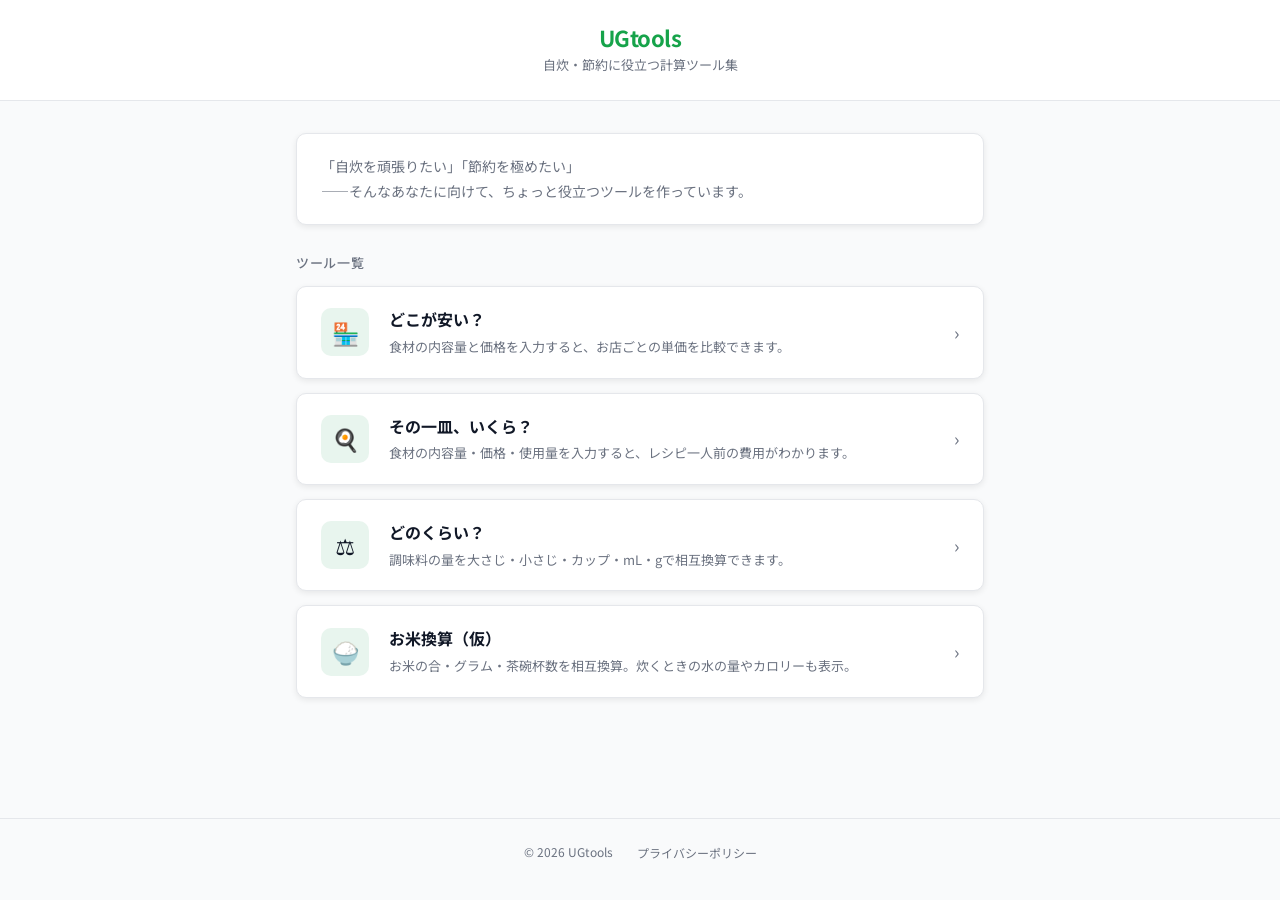
<file: index.html>
<!DOCTYPE html>
<html lang="ja">
  <head>
    <meta charset="UTF-8">
    <meta name="viewport" content="width=device-width, initial-scale=1.0">
    <meta name="description" content="自炊・節約に役立つ計算ツール集。食費の一人前コスト計算、お店ごとの単価比較など、毎日の家計管理をシンプルにサポートします。">
    <meta name="google-site-verification" content="JUQzpSWXDlmY2dKkkwU9a716EybnjabIKuK38MrQCgc" />
    <meta property="og:type" content="website">
    <meta property="og:title" content="UGtools | 自炊・節約ツール集">
    <meta property="og:description" content="自炊・節約に役立つ計算ツール集。食費の一人前コスト計算、お店ごとの単価比較など。">
    <meta property="og:url" content="https://ugs-web.vercel.app/">
    <meta name="twitter:card" content="summary">
    <title>UGtools | 自炊・節約ツール集</title>
    <link rel="preconnect" href="https://fonts.googleapis.com">
    <link rel="preconnect" href="https://fonts.gstatic.com" crossorigin>
    <link href="https://fonts.googleapis.com/css2?family=Noto+Sans+JP:wght@400;500;700&display=swap" rel="stylesheet">
    <style>
      :root {
        --primary-color: #16a34a;
        --primary-hover-color: #15803d;
        --secondary-color: #f3f4f6;
        --secondary-hover-color: #e5e7eb;
        --text: #111827;
        --text-sub: #6b7280;
        --panel: #ffffff;
        --border: #e5e7eb;
        --radius: 10px;
        --shadow: 0 2px 6px rgba(0,0,0,0.08);
      }

      * {
        box-sizing: border-box;
        margin: 0;
        padding: 0;
      }

      body {
        font-family:
          "Noto Sans JP",
          system-ui, -apple-system, "Segoe UI", Roboto,
          "Hiragino Sans", "Yu Gothic UI", "Yu Gothic",
          "Hiragino Kaku Gothic ProN", Meiryo,
          "Helvetica Neue", Arial, sans-serif;
        color: var(--text);
        background: #f9fafb;
        min-width: 375px;
        line-height: 1.6;
      }

      /* 共通ヘッダー */
      .site-header {
        background: var(--panel);
        border-bottom: 1px solid var(--border);
        padding: 20px 24px 24px;
        text-align: center;
      }

      .site-logo {
        font-size: 22px;
        font-weight: 700;
        color: var(--primary-color);
        letter-spacing: -0.5px;
        margin-bottom: 8px;
        text-decoration: none;
      }

      .site-tagline {
        font-size: 13px;
        color: var(--text-sub);
      }

      /* メインコンテンツ */
      .main {
        max-width: 720px;
        margin: 0 auto;
        padding: 32px 16px 48px;
      }

      /* コンセプト */
      .concept {
        background: var(--panel);
        border: 1px solid var(--border);
        border-radius: var(--radius);
        padding: 20px 24px;
        margin-bottom: 28px;
        box-shadow: var(--shadow);
      }

      .concept p {
        font-size: 14px;
        color: var(--text-sub);
        line-height: 1.8;
      }

      .concept strong {
        color: var(--text);
        font-weight: 500;
      }

      /* セクションタイトル */
      .section-title {
        font-size: 13px;
        font-weight: 500;
        color: var(--text-sub);
        letter-spacing: 0.05em;
        margin-bottom: 12px;
      }

      /* ツールカード一覧 */
      .tool-list {
        display: flex;
        flex-direction: column;
        gap: 14px;
        margin-bottom: 32px;
      }

      .tool-card {
        background: var(--panel);
        border: 1px solid var(--border);
        border-radius: var(--radius);
        padding: 20px 24px;
        box-shadow: var(--shadow);
        display: flex;
        align-items: center;
        gap: 20px;
        transition: box-shadow 0.15s ease, border-color 0.15s ease;
        text-decoration: none;
        color: inherit;
      }

      .tool-card:hover {
        box-shadow: 0 4px 14px rgba(0,0,0,0.10);
        border-color: #d1d5db;
      }

      .tool-card-icon {
        width: 48px;
        height: 48px;
        border-radius: 10px;
        background: #e8f5ee;
        display: flex;
        align-items: center;
        justify-content: center;
        font-size: 22px;
        flex-shrink: 0;
      }

      .tool-card-body {
        flex: 1;
        min-width: 0;
      }

      .tool-card-name {
        font-size: 16px;
        font-weight: 700;
        color: var(--text);
        margin-bottom: 4px;
      }

      .tool-card-desc {
        font-size: 13px;
        color: var(--text-sub);
        line-height: 1.6;
      }

      .tool-card-arrow {
        color: var(--text-sub);
        font-size: 18px;
        flex-shrink: 0;
        transition: transform 0.15s ease;
      }

      .tool-card:hover .tool-card-arrow {
        transform: translateX(3px);
        color: var(--primary-color);
      }

      .tool-card-badge {
        font-size: 11px;
        color: var(--primary-color);
        background: #e8f5ee;
        border: 1px solid #bbf7d0;
        border-radius: 20px;
        padding: 2px 8px;
        margin-left: 8px;
        font-weight: 500;
        white-space: nowrap;
        vertical-align: middle;
      }

      .tool-card-badge.wip {
        color: var(--text-sub);
        background: var(--secondary-color);
        border-color: var(--border);
      }

      /* 作者について */
      .about {
        background: var(--panel);
        border: 1px solid var(--border);
        border-radius: var(--radius);
        padding: 20px 24px;
        box-shadow: var(--shadow);
      }

      .about-title {
        font-size: 14px;
        font-weight: 500;
        color: var(--text);
        margin-bottom: 8px;
      }

      .about-body {
        font-size: 13px;
        color: var(--text-sub);
        line-height: 1.8;
      }

      /* フッター */
      #site-footer {
        margin-top: 40px;
        padding: 20px;
        border-top: 1px solid var(--border);
        display: flex;
        justify-content: center;
        align-items: center;
        gap: 24px;
        flex-wrap: wrap;
      }

      .footer-copy {
        font-size: 12px;
        color: var(--text-sub);
        margin: 0;
      }

      .footer-nav a {
        font-size: 12px;
        color: var(--text-sub);
        text-decoration: none;
      }

      .footer-nav a:hover {
        color: var(--primary-color);
        text-decoration: underline;
      }

      /* スマホ対応 */
      @media (max-width: 480px) {
        .site-header {
          padding: 16px 16px 20px;
        }

        .tool-card {
          padding: 16px;
          gap: 14px;
        }

        .tool-card-icon {
          width: 40px;
          height: 40px;
          font-size: 18px;
        }

        .concept, .about {
          padding: 16px;
        }
      }
    </style>
  </head>
  <body>

    <header class="site-header">
      <a href="/" class="site-logo">UGtools</a>
      <p class="site-tagline">自炊・節約に役立つ計算ツール集</p>
    </header>

    <main class="main">

      <div class="concept">
        <p>「自炊を頑張りたい」「節約を極めたい」<br>——そんなあなたに向けて、ちょっと役立つツールを作っています。</p>
      </div>

      <p class="section-title">ツール一覧</p>

      <div class="tool-list">

        <a class="tool-card" href="/comparator/">
          <div class="tool-card-icon">🏪</div>
          <div class="tool-card-body">
            <div class="tool-card-name">
              どこが安い？
              <!-- <span class="tool-card-badge wip">準備中</span> -->
            </div>
            <div class="tool-card-desc">食材の内容量と価格を入力すると、お店ごとの単価を比較できます。</div>
          </div>
          <div class="tool-card-arrow">›</div>
        </a>

        <a class="tool-card" href="/calculator/">
          <div class="tool-card-icon">🍳</div>
          <div class="tool-card-body">
            <div class="tool-card-name">
              その一皿、いくら？
              <!-- <span class="tool-card-badge">公開中</span> -->
            </div>
            <div class="tool-card-desc">食材の内容量・価格・使用量を入力すると、レシピ一人前の費用がわかります。</div>
          </div>
          <div class="tool-card-arrow">›</div>
        </a>

        <a class="tool-card" href="/converter/">
          <div class="tool-card-icon">⚖️</div>
          <div class="tool-card-body">
            <div class="tool-card-name">
              どのくらい？
              <!-- <span class="tool-card-badge wip">準備中</span> -->
            </div>
            <div class="tool-card-desc">調味料の量を大さじ・小さじ・カップ・mL・gで相互換算できます。</div>
          </div>
          <div class="tool-card-arrow">›</div>
        </a>

        <a class="tool-card" href="/rice-converter/">
          <div class="tool-card-icon">🍚</div>
          <div class="tool-card-body">
            <div class="tool-card-name">
              お米換算（仮）
              <!-- <span class="tool-card-badge">公開中</span> -->
            </div>
            <div class="tool-card-desc">お米の合・グラム・茶碗杯数を相互換算。炊くときの水の量やカロリーも表示。</div>
          </div>
          <div class="tool-card-arrow">›</div>
        </a>

      </div>

      <!-- <div class="about">
        <p class="about-title">このサイトについて</p>
        <p class="about-body">自炊しながら「これっていくらかかってるんだろう」「どこで買うのが一番安いんだろう」と思ったことがきっかけで作り始めました。計算が面倒に感じる場面をひとつずつ、ツールにしていくつもりです。</p>
      </div> -->

    </main>

    <footer id="site-footer">
      <p class="footer-copy">© 2026 UGtools</p>
      <nav class="footer-nav">
        <a href="privacy-policy.html">プライバシーポリシー</a>
      </nav>
    </footer>

  </body>
</html>
</file>
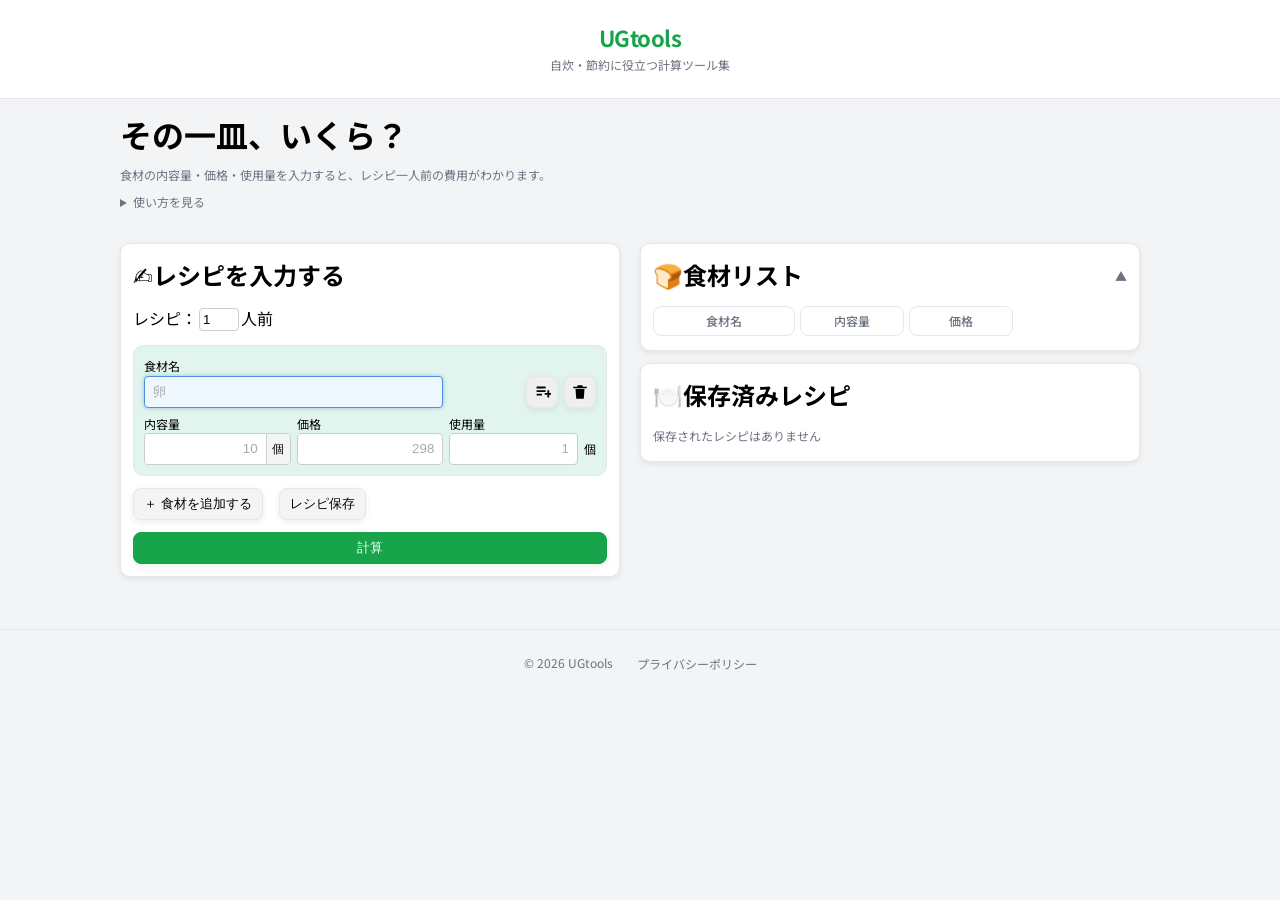
<file: calculator/index.html>
<!DOCTYPE html>
<html lang="ja">
  <head>
    <meta charset="UTF-8">
    <meta name="viewport" content="width=device-width, initial-scale=1.0">
    <meta name="description" content="食材の内容量・価格・使用量からレシピ一人前の費用を計算できるツール。よく使う食材やレシピは保存も可能。自炊・節約・家計管理に。">
    <meta name="google-site-verification" content="JUQzpSWXDlmY2dKkkwU9a716EybnjabIKuK38MrQCgc" />
    <meta property="og:type" content="website">
    <meta property="og:title" content="その一皿、いくら？｜食費計算・一人前コスト計算ツール">
    <meta property="og:description" content="食材の内容量・価格・使用量からレシピ一人前の費用を計算できるツール。自炊・節約・家計管理に。">
    <meta property="og:url" content="https://ugs-web.vercel.app/calculator/">
    <meta name="twitter:card" content="summary">
    <title>その一皿、いくら？｜食費計算・一人前コスト計算ツール</title>
    <link rel="stylesheet" href="style.css">
    <link rel="preconnect" href="https://fonts.googleapis.com">
    <link rel="preconnect" href="https://fonts.gstatic.com" crossorigin>
    <link href="https://fonts.googleapis.com/css2?family=Noto+Sans+JP:wght@400;500;700&display=swap" rel="stylesheet">
  </head>

  <body>

    <!-- 共通ヘッダー -->
    <header class="site-header">
      <a href="/" class="site-logo">UGtools</a>
      <p class="site-tagline">自炊・節約に役立つ計算ツール集</p>
    </header>

    <div class="page-wrapper">

      <!-- タイトル -->
      <div id="title-area">
        <h1>その一皿、いくら？</h1>
        <p>食材の内容量・価格・使用量を入力すると、レシピ一人前の費用がわかります。</p>
        <details>
          <summary>使い方を見る</summary>
          <ol>
            <li class="desc">レシピを入力しよう！
              <ul>
                <li>レシピの人数を入力します。</li>
                <li>食材ごとに食材名・内容量・価格と、レシピ使用量を入力します。</li>
                  <!-- <ul>
                    <li>内容量・価格…購入時の情報を入力します。内容量は単位を選択できます。</li>
                    <li>使用量…レシピで使う分量を入力します。</li>
                  </ul> -->
                <!-- <li>「食材を追加する」を押すと食材入力欄が追加されます。</li> -->
              </ul>
            </li>

            <li class="desc">一人前の費用を確認しよう！
              <ul>
                <li>「計算」を押すと、一人当たりの費用が表示されます。</li>
                <li>費用が高い順に内訳も表示されます。</li>
              </ul>
            </li>
            
            <li class="desc">食材を登録・編集しよう！
              <ul>
                <li>よく使う食材は「Ξ+アイコン」を押すと「食材リスト」に登録されます。
                  <!-- <ul>
                    <li>食材名・内容量・価格が保存されます。</li>
                    <li>データはブラウザに自動保存されます。</li>
                  </ul> -->
                </li>
                <li>登録された食材は、次回のレシピ入力時に食材名の予測変換へ表示されます。</li>
                <li>「食材リスト」では食材の削除や情報の編集ができます。
                  <!-- <ul>
                    <li>編集（ペンのアイコン）…各項目の編集ができます。</li>
                    <li>削除（ゴミ箱のアイコン）…食材を削除します。</li>
                  </ul> -->
                </li>
              </ul>
            </li>
            
            <li class="desc">レシピを保存しよう！
              <ul>
                <li>よく使うレシピは「レシピ保存」を押すと「保存済みレシピ」に保存されます。
                  <!-- <ul>
                    <li>レシピの人数・食材と使用量が保存されます。</li>
                  </ul> -->
                </li>
                <li>保存されたレシピは「呼び出し」を押すとレシピ入力欄に再表示されます。</li>
              </ul>
            </li>
            
            <li class="desc">食費の計画に利用して、バンバン節約しよう！</li>
          </ol>
        </details>
      </div>

      <!-- 本文 -->
      <div class="container">
        <!-- 左カラム -->
        <div class="col-left">
          <!-- 入力パネル -->
          <section class="panel">
            <h2>✍️レシピを入力する</h2>
            <div class="servings">
              レシピ：
              <input type="text" id="people" inputmode="decimal" value="1">
              人前
            </div>
            <div id="ingredients"></div>
            <div>
              <button class="btn-secondary add-btn" onclick="addRow()">＋ 食材を追加する</button>
              <button class="btn-secondary recipe-save-btn" onclick="openRecipeModal()">レシピ保存</button>
            </div>
            <button class="btn-primary calc-btn" onclick="calculate()">計算</button>
          </section>

          <!-- 結果パネル -->
          <section class="panel hidden" id="result-panel"></section>
        </div>

        <!-- 右カラム -->
        <div class="col-right">
          <!-- 一覧パネル -->
          <section class="panel">
            <div class="panel-header-toggle" onclick="togglePanel('ingredient-list-body', this)">
              <h2>🍞食材リスト</h2>
              <span class="toggle-icon">▲</span>
            </div>
            <div id="ingredient-list-body">
              <div class="list-header">
                <div class="col-name">食材名</div>
                <div class="col-total">内容量</div>
                <div class="col-price">価格</div>
              </div>
              <div id="ingredient-list"></div>
            </div>
          </section>
          <!-- レシピパネル -->
          <section class="panel">
            <h2>🍽️保存済みレシピ</h2>
            <div id="recipe-list"></div>
          </section>
        </div>
      </div>

    </div>

    <!-- 上書き確認モーダル -->
    <div id="overwrite-modal" class="modal-overlay hidden">
      <div class="modal">
        <h3>同名のレシピが存在します</h3>
        <p class="modal-msg">「<span id="overwrite-recipe-name"></span>」を上書きしますか？</p>
        <div class="modal-actions">
          <button class="btn-secondary" id="btn-cancel-overwrite">キャンセル</button>
          <button class="btn-secondary" id="btn-new-save">新規保存</button>
          <button class="btn-primary" id="btn-overwrite">上書き保存</button>
        </div>
      </div>
    </div>

    <!-- レシピ名入力モーダル -->
    <div id="recipe-modal" class="modal-overlay hidden">
      <div class="modal">
        <h3>レシピ名を入力</h3>
        <input type="text" id="recipe-name-input" placeholder="例：鶏肉の煮込み" maxlength="40">
        <div class="modal-actions">
          <button class="btn-secondary" onclick="closeRecipeModal()">キャンセル</button>
          <button class="btn-primary" onclick="confirmSaveRecipe()">保存</button>
        </div>
      </div>
    </div>

    <!-- フッター -->
    <footer id="site-footer">
      <p class="footer-copy">© 2026 UGtools</p>
      <nav class="footer-nav">
        <a href="../privacy-policy.html">プライバシーポリシー</a>
      </nav>
    </footer>

    <script src="main.js" defer></script>

  </body>
</html>
</file>
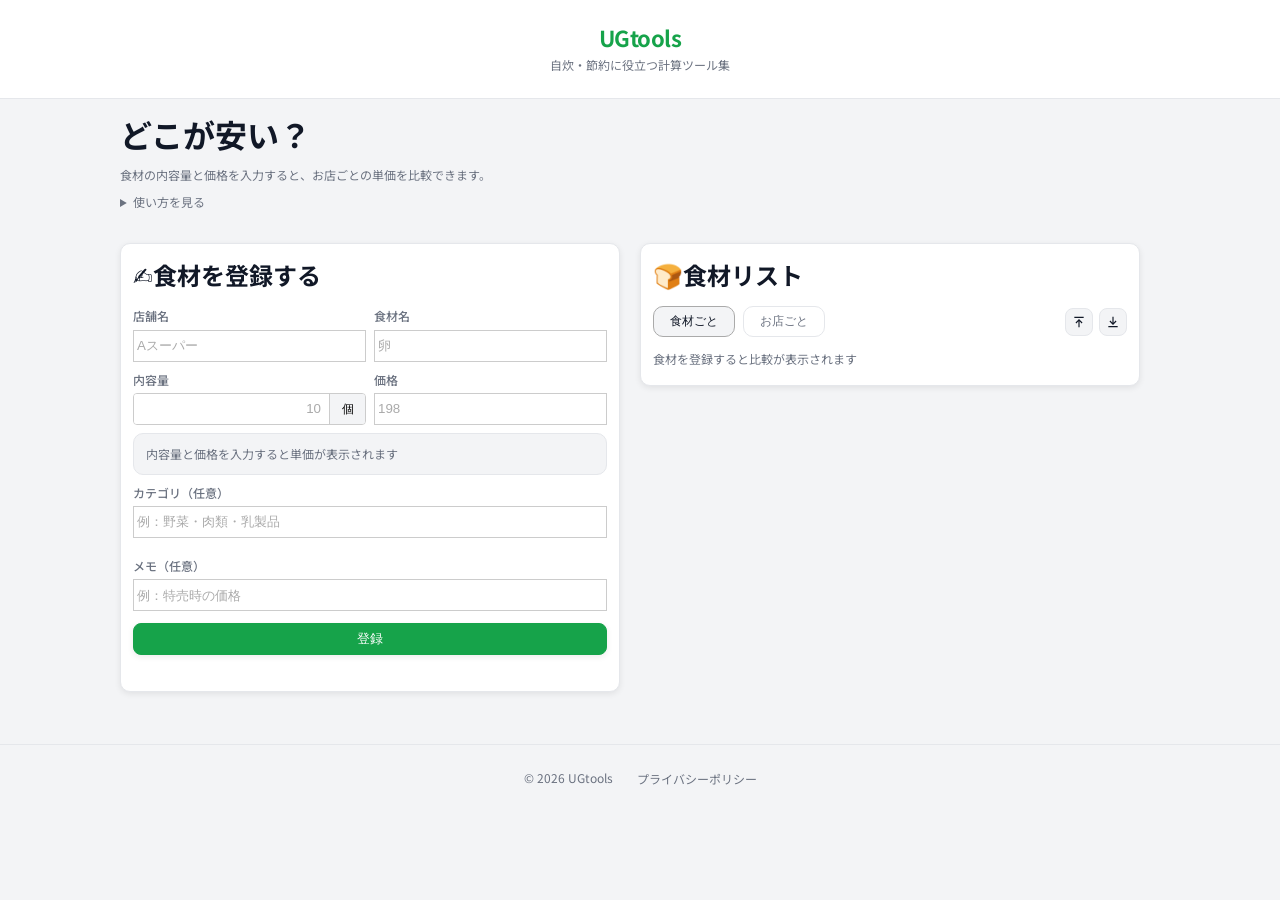
<file: comparator/index.html>
<!DOCTYPE html>
<html lang="ja">
  <head>
    <meta charset="UTF-8">
    <meta name="viewport" content="width=device-width, initial-scale=1.0">
    <meta name="description" content="食材の内容量と価格を入力すると、お店ごとの単価を比較できます。自炊・節約・家計管理に。">
    <meta name="google-site-verification" content="JUQzpSWXDlmY2dKkkwU9a716EybnjabIKuK38MrQCgc" />
    <meta property="og:type" content="website">
    <meta property="og:title" content="どこが安い？｜食材価格比較ツール">
    <meta property="og:description" content="食材の内容量と価格を入力すると、お店ごとの単価を比較できます。">
    <meta property="og:url" content="https://ugs-web.vercel.app/comparator/">
    <meta name="twitter:card" content="summary">
    <title>どこが安い？｜食材価格比較ツール</title>
    <link rel="stylesheet" href="style.css">
    <link rel="preconnect" href="https://fonts.googleapis.com">
    <link rel="preconnect" href="https://fonts.gstatic.com" crossorigin>
    <link href="https://fonts.googleapis.com/css2?family=Noto+Sans+JP:wght@400;500;700&display=swap" rel="stylesheet">
  </head>
  <body>

    <!-- 共通ヘッダー -->
    <header class="site-header">
      <a href="/" class="site-logo">UGtools</a>
      <p class="site-tagline">自炊・節約に役立つ計算ツール集</p>
    </header>

    <div class="page-wrapper">

      <div id="title-area">
        <h1>どこが安い？</h1>
        <p>食材の内容量と価格を入力すると、お店ごとの単価を比較できます。</p>
        <details>
          <summary>使い方を見る</summary>
          <ol>
            <li class="desc">その場で単価を調べよう！
              <ul>
                <li>内容量と価格を入力すると、その下に単価が表示されます。</li>
              </ul>
            </li>

            <li class="desc">食材のデータを集めよう！
              <ul>
                <li>店舗名・食材名・内容量・価格を入力して「登録」を押すと「食材リスト」へ登録されます。</li>
                <li>カテゴリを指定すると「食材リスト」でカテゴリごとに並びます。</li>
                <li>入力されたメモは「食材リスト」から確認できます。</li>
              </ul>
            </li>
            
            <li class="desc">単価を比較しよう！
              <ul>
                <li>登録した食材は「食材リスト」で確認できます。</li>
                <li>「食材ごと」「お店ごと」で表示を切り替えられます。</li>
              </ul>
            </li>
            
            <li class="desc">データを見直そう！
              <ul>
                <li>ペンのアイコン…各項目の編集ができます。</li>
                <li>ゴミ箱のアイコン…食材を削除します。</li>
                <li>↑↓のアイコン…食材リストをcsvファイルでエクスポート／インポートできます。データ移行に活用してください。</li>
              </ul>
            </li>
            
            <li class="desc">お買い物前にチェックして、節約に役立てよう！
            </li>
          </ol>
        </details>
      </div>

      <div class="container">

        <!-- 左カラム：入力パネル -->
        <div class="col-left">
          <section class="panel">
            <h2>✍️食材を登録する</h2>

            <div class="input-grid">
              <div class="field-group">
                <label for="i-store">店舗名</label>
                <div class="combo">
                  <input type="text" id="i-store" placeholder="Aスーパー" autocomplete="off">
                  <ul class="suggestions hidden" id="sug-store"></ul>
                </div>
              </div>
              <div class="field-group">
                <label for="i-food">食材名</label>
                <div class="combo">
                  <input type="text" id="i-food" placeholder="卵" autocomplete="off">
                  <ul class="suggestions hidden" id="sug-food"></ul>
                </div>
              </div>
              <div class="field-group">
                <label>内容量</label>
                <div class="combo combo-joined">
                  <input type="text" id="i-qty" inputmode="decimal" placeholder="10" class="total">
                  <select id="i-unit" class="unit">
                    <option value="個">個</option>
                    <option value="g">g</option>
                    <option value="mL">mL</option>
                  </select>
                </div>
              </div>
              <div class="field-group">
                <label for="i-price">価格</label>
                <input type="text" id="i-price" inputmode="decimal" placeholder="198">
              </div>
            </div>

            <!-- リアルタイム単価表示 -->
            <div class="unit-price-display" id="upd">
              <span class="upd-hint">内容量と価格を入力すると単価が表示されます</span>
            </div>

            <!-- カテゴリ -->
            <div class="field-group" style="margin-top:8px;">
              <label for="i-category">カテゴリ（任意）</label>
              <div class="combo">
                <input type="text" id="i-category" placeholder="例：野菜・肉類・乳製品" autocomplete="off">
                <ul class="suggestions hidden" id="sug-category"></ul>
              </div>
              <div id="category-tabs" class="category-tab-list"></div>
            </div>

            <!-- メモ -->
            <div class="field-group" style="margin-top:8px;">
              <label for="i-memo">メモ（任意）</label>
              <input type="text" id="i-memo" placeholder="例：特売時の価格">
            </div>

            <button class="btn-primary register-btn" onclick="registerItem()">登録</button>
            <div id="reg-msg" class="reg-msg"></div>
          </section>
        </div>

        <!-- 右カラム：比較パネル -->
        <div class="col-right">
          <section class="panel" id="compare-panel">
            <h2>🍞食材リスト</h2>
            <div id="compare-body">
              <div class="tabs">
                <button class="tab active" onclick="switchTab(0)">食材ごと</button>
                <button class="tab" onclick="switchTab(1)">お店ごと</button>
                <div class="row-actions" >
                  <button class="btn-secondary btn-icon" onclick="exportCSV()" aria-label="csvファイル出力" title="csvファイル出力">
                    <!-- <svg aria-hidden="true" focusable="false" viewBox="0 0 24 24"><path fill="currentColor" d="M7 4 C5.34 4 4 5.34 4 7 V17 C4 18.66 5.34 20 7 20 H17 C18.66 20 20 18.66 20 17 V7 C20 5.34 18.66 4 17 4 H15 V6 H17 C17.55 6 18 6.45 18 7 V17 C18 17.55 17.55 18 17 18 H7 C6.45 18 6 17.55 6 17 V7 C6 6.45 6.45 6 7 6 H9 V4 H7 Z M11 21 H13 V12.83 L15.59 15.41 L17 14 L12 9 L7 14 L8.41 15.41 L11 12.83 V21 Z"/></svg> -->
                    <svg aria-hidden="true" focusable="false" viewBox="0 0 24 24"><path fill="currentColor" d="M11 21h2V10.83l3.59 3.58L18 13l-6-6-6 6 1.41 1.41L11 10.83V21zm-7-18h16v2H4V3z"/></svg>
                  </button>
                  <button class="btn-secondary btn-icon" onclick="document.getElementById('import-file').click()" aria-label="csvファイル取り込み" title="csvファイル取り込み">
                    <!-- <svg aria-hidden="true" focusable="false" viewBox="0 0 24 24"><path fill="currentColor" d="M7 4 C5.34 4 4 5.34 4 7 V17 C4 18.66 5.34 20 7 20 H17 C18.66 20 20 18.66 20 17 V7 C20 5.34 18.66 4 17 4 H15 V6 H17 C17.55 6 18 6.45 18 7 V17 C18 17.55 17.55 18 17 18 H7 C6.45 18 6 17.55 6 17 V7 C6 6.45 6.45 6 7 6 H9 V4 H7 Z M11 3 H13 V11.17 L15.59 8.59 L17 10 L12 15 L7 10 L8.41 8.59 L11 11.17 V3 Z"/></svg> -->
                    <svg aria-hidden="true" focusable="false" viewBox="0 0 24 24"><path fill="currentColor" d="M11 3h2v10.17l3.59-3.58L18 11l-6 6-6-6 1.41-1.41L11 13.17V3zm-7 16h16v2H4v-2z"/></svg>
                  </button>
                </div>
              </div>
              <div id="view-food">
                <p class="empty-msg">食材を登録すると比較が表示されます</p>
              </div>
              <div id="view-store" style="display:none;">
                <p class="empty-msg">食材を登録すると比較が表示されます</p>
              </div>
            </div>
          </section>
        </div>

      </div>

    </div><!-- /.page-wrapper -->

    <footer id="site-footer">
      <p class="footer-copy">© 2026 UGtools</p>
      <nav class="footer-nav">
        <a href="../privacy-policy.html">プライバシーポリシー</a>
      </nav>
    </footer>
    
    <!-- インポート用隠しinput -->
    <input type="file" id="import-file" accept=".csv" class="hidden" onchange="importCSV(this)">

    <script src="main.js" defer></script>
  </body>
</html>
</file>
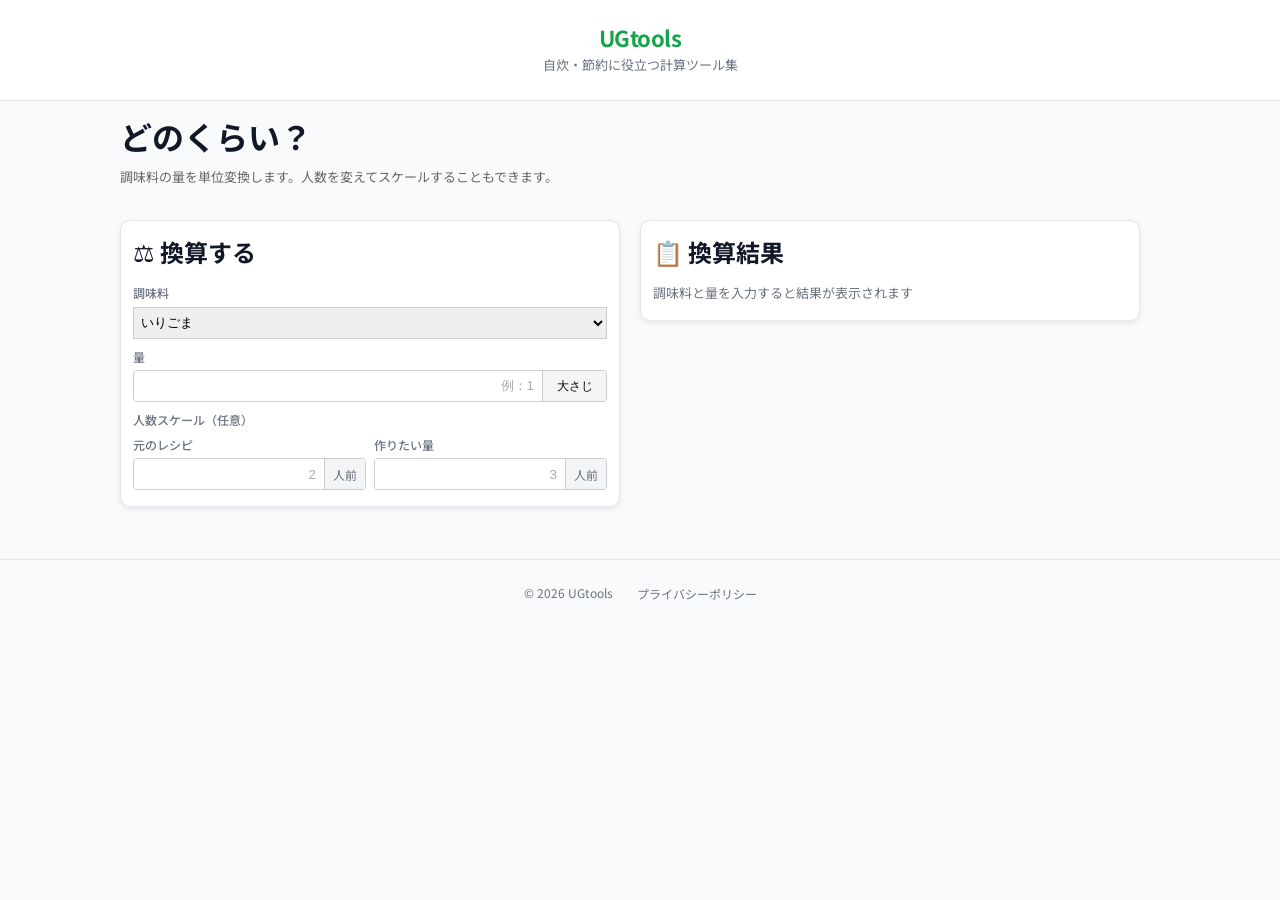
<file: converter/index.html>
<!DOCTYPE html>
<html lang="ja">
  <head>
    <meta charset="UTF-8">
    <meta name="viewport" content="width=device-width, initial-scale=1.0">
    <meta name="description" content="調味料の量を大さじ・小さじ・カップ・mL・gで相互換算。人数スケールにも対応。">
    <meta property="og:type" content="website">
    <meta property="og:title" content="どのくらい？｜UGtools">
    <meta property="og:description" content="調味料の量を大さじ・小さじ・カップ・mL・gで相互換算。人数スケールにも対応。">
    <meta property="og:url" content="https://ugs-web.vercel.app/converter/">
    <meta name="twitter:card" content="summary">
    <title>どのくらい？｜UGtools</title>
    <link rel="stylesheet" href="style.css">
    <link rel="preconnect" href="https://fonts.googleapis.com">
    <link rel="preconnect" href="https://fonts.gstatic.com" crossorigin>
    <link href="https://fonts.googleapis.com/css2?family=Noto+Sans+JP:wght@400;500;700&display=swap" rel="stylesheet">
  </head>
  <body>

    <!-- 共通ヘッダー -->
    <header class="site-header">
      <a href="/" class="site-logo">UGtools</a>
      <p class="site-tagline">自炊・節約に役立つ計算ツール集</p>
    </header>

    <div class="page-wrapper">

      <div id="title-area">
        <h1>どのくらい？</h1>
        <p>調味料の量を単位変換します。人数を変えてスケールすることもできます。</p>
      </div>

      <div class="container">

        <!-- 左カラム：入力 -->
        <div class="col-left">
          <section class="panel">
            <h2>⚖️ 換算する</h2>

            <!-- 調味料 -->
            <div class="field-group">
              <label for="s-seasoning">調味料</label>
              <select id="s-seasoning">
                <!-- JSで生成 -->
              </select>
            </div>

            <!-- 量 + 単位 -->
            <div class="field-group">
              <label>量</label>
              <div class="total-wrapper">
                <input
                  type="text"
                  id="s-amount"
                  inputmode="decimal"
                  placeholder="例：1"
                  class="total"
                >
                <select id="s-unit" class="unit" style="width:64px;">
                  <option value="tbsp">大さじ</option>
                  <option value="tsp">小さじ</option>
                  <option value="cup">カップ</option>
                  <option value="mL">mL</option>
                  <option value="g">g</option>
                </select>
              </div>
            </div>

            <!-- 人前スケール -->
            <div style="margin-bottom: 4px;">
              <p style="font-size:12px; color:var(--text-sub); font-weight:500; margin-bottom:6px;">人数スケール（任意）</p>
              <div class="input-grid" style="margin-bottom:0;">
                <div class="field-group" style="margin-bottom:0;">
                  <label for="s-from-serving">元のレシピ</label>
                  <div class="total-wrapper">
                    <input
                      type="text"
                      id="s-from-serving"
                      inputmode="decimal"
                      placeholder="2"
                      class="total"
                    >
                    <span class="unit-text">人前</span>
                  </div>
                </div>
                <div class="field-group" style="margin-bottom:0;">
                  <label for="s-to-serving">作りたい量</label>
                  <div class="total-wrapper">
                    <input
                      type="text"
                      id="s-to-serving"
                      inputmode="decimal"
                      placeholder="3"
                      class="total"
                    >
                    <span class="unit-text">人前</span>
                  </div>
                </div>
              </div>
            </div>

          </section>
        </div>

        <!-- 右カラム：換算結果 -->
        <div class="col-right">
          <section class="panel">
            <h2>📋 換算結果</h2>
            <div id="result-body">
              <p class="empty-msg">調味料と量を入力すると結果が表示されます</p>
            </div>
          </section>
        </div>

      </div>

    </div><!-- /.page-wrapper -->

    <footer id="site-footer">
      <p class="footer-copy">© 2026 UGtools</p>
      <nav class="footer-nav">
        <a href="../privacy-policy.html">プライバシーポリシー</a>
      </nav>
    </footer>

    <script src="main.js" defer></script>
  </body>
</html>
</file>
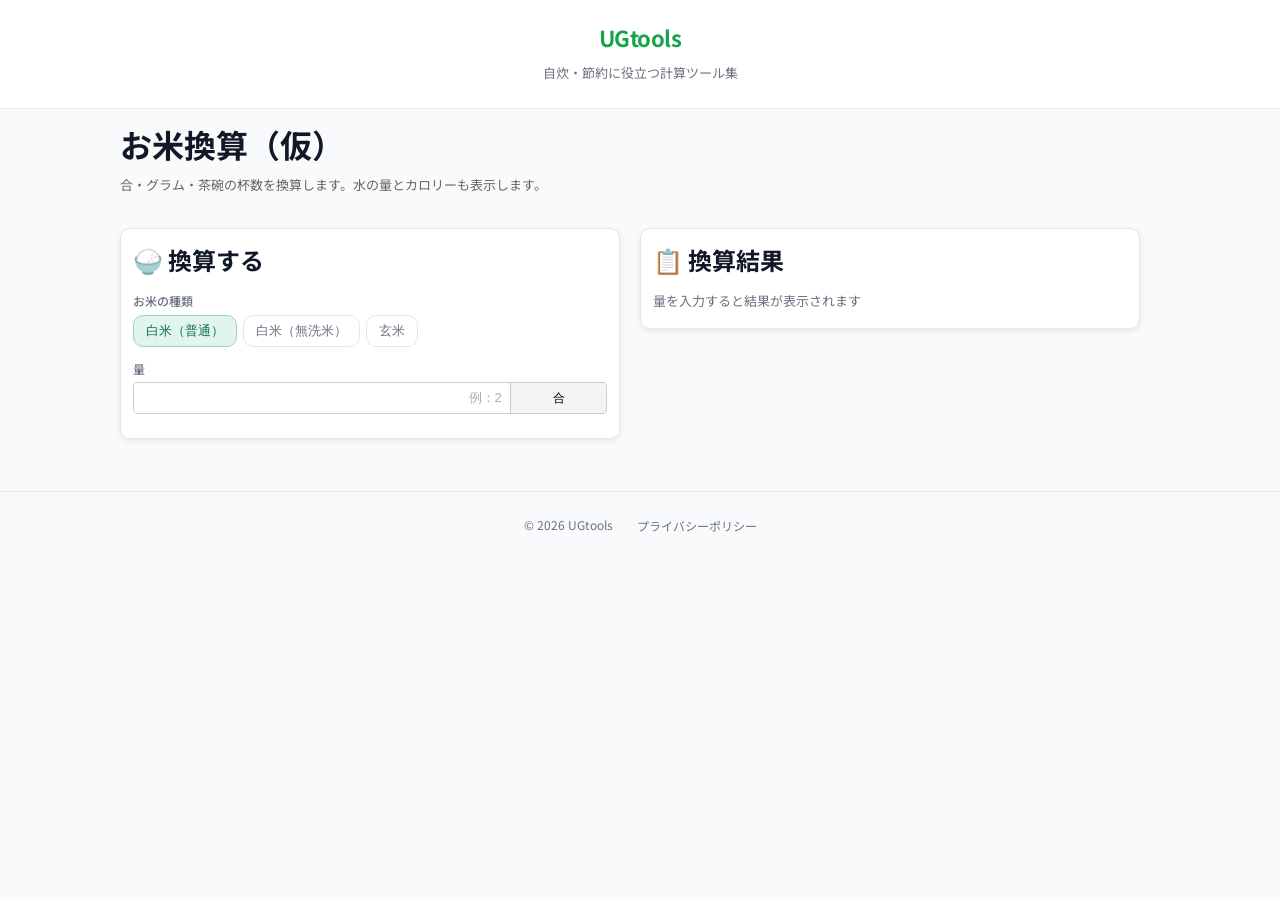
<file: rice-converter/index.html>
<!DOCTYPE html>
<html lang="ja">
  <head>
    <meta charset="UTF-8">
    <meta name="viewport" content="width=device-width, initial-scale=1.0">
    <meta name="description" content="お米の合・グラム・茶碗杯数を相互換算。炊くときの水の量やカロリーも表示。白米・玄米・無洗米に対応。">
    <meta property="og:type" content="website">
    <meta property="og:title" content="お米換算（仮）｜UGtools">
    <meta property="og:description" content="お米の合・グラム・茶碗杯数を相互換算。炊くときの水の量やカロリーも表示。">
    <meta property="og:url" content="https://ugs-web.vercel.app/rice-converter/">
    <meta name="twitter:card" content="summary">
    <title>お米換算（仮）｜UGtools</title>
    <link rel="stylesheet" href="style.css">
    <link rel="preconnect" href="https://fonts.googleapis.com">
    <link rel="preconnect" href="https://fonts.gstatic.com" crossorigin>
    <link href="https://fonts.googleapis.com/css2?family=Noto+Sans+JP:wght@400;500;700&display=swap" rel="stylesheet">
  </head>
  <body>

    <!-- 共通ヘッダー -->
    <header class="site-header">
      <a href="/" class="site-logo">UGtools</a>
      <p class="site-tagline">自炊・節約に役立つ計算ツール集</p>
    </header>

    <div class="page-wrapper">

      <div id="title-area">
        <h1>お米換算（仮）</h1>
        <p>合・グラム・茶碗の杯数を換算します。水の量とカロリーも表示します。</p>
      </div>

      <div class="container">

        <!-- 左カラム：入力 -->
        <div class="col-left">
          <section class="panel">
            <h2>🍚 換算する</h2>

            <!-- お米の種類 -->
            <div class="field-group">
              <label>お米の種類</label>
              <div class="rice-type-btns" id="rice-type-btns">
                <button class="rice-type-btn active" data-type="white_regular">白米（普通）</button>
                <button class="rice-type-btn" data-type="white_musen">白米（無洗米）</button>
                <button class="rice-type-btn" data-type="brown">玄米</button>
              </div>
            </div>

            <!-- 量 + 単位 -->
            <div class="field-group">
              <label>量</label>
              <div class="total-wrapper">
                <input
                  type="text"
                  id="s-amount"
                  inputmode="decimal"
                  placeholder="例：2"
                  class="total"
                >
                <select id="s-unit" class="unit" style="width:96px;">
                  <option value="go">合</option>
                  <option value="g_raw">g（炊く前）</option>
                  <option value="g_cooked">g（炊いた後）</option>
                  <option value="chawan">茶碗（杯）</option>
                </select>
              </div>
            </div>

          </section>
        </div>

        <!-- 右カラム：換算結果 -->
        <div class="col-right">
          <section class="panel">
            <h2>📋 換算結果</h2>
            <div id="result-body">
              <p class="empty-msg">量を入力すると結果が表示されます</p>
            </div>
          </section>
        </div>

      </div>

    </div><!-- /.page-wrapper -->

    <footer id="site-footer">
      <p class="footer-copy">© 2026 UGtools</p>
      <nav class="footer-nav">
        <a href="../privacy-policy.html">プライバシーポリシー</a>
      </nav>
    </footer>

    <script src="main.js" defer></script>
  </body>
</html>
</file>
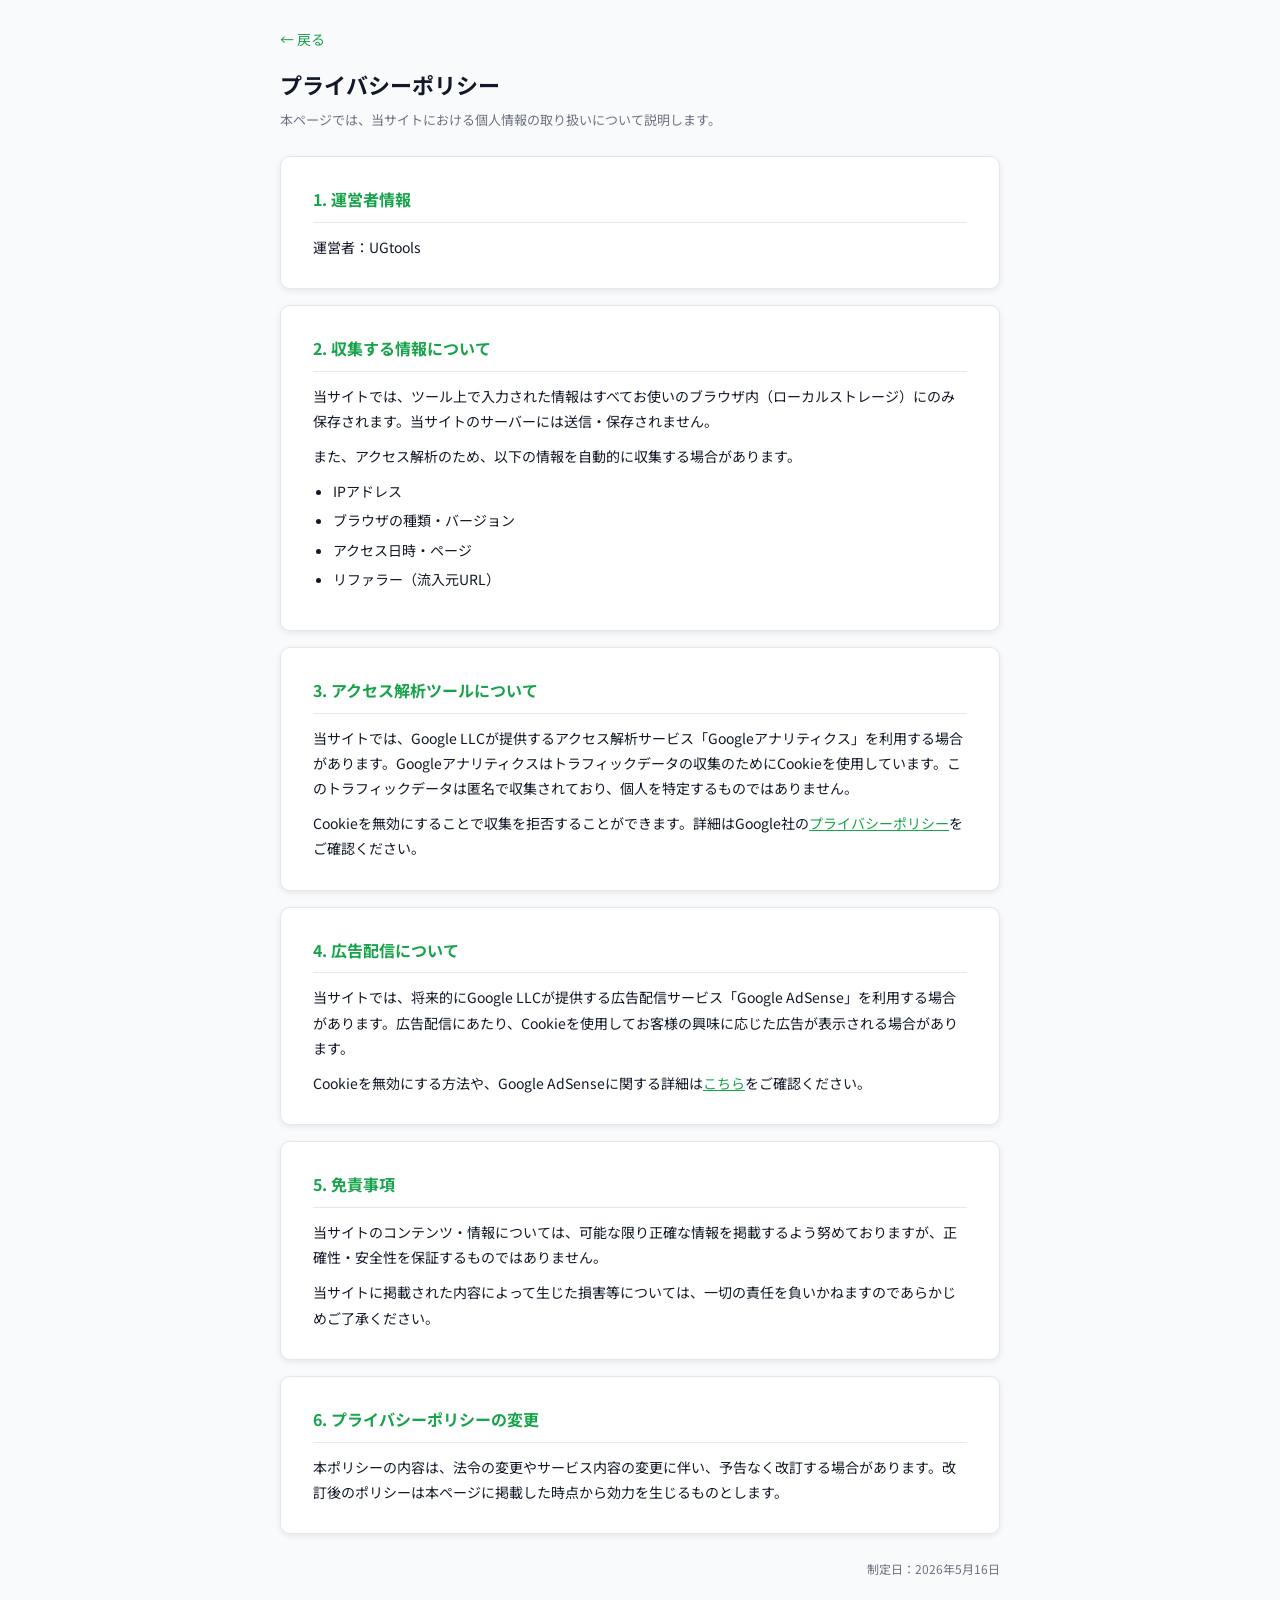
<file: privacy-policy.html>
<!DOCTYPE html>
<html lang="ja">
  <head>
    <meta charset="UTF-8">
    <meta name="viewport" content="width=device-width, initial-scale=1.0">
    <meta name="robots" content="noindex">
    <title>プライバシーポリシー</title>
    <link rel="preconnect" href="https://fonts.googleapis.com">
    <link rel="preconnect" href="https://fonts.gstatic.com" crossorigin>
    <link href="https://fonts.googleapis.com/css2?family=Noto+Sans+JP:wght@400;500;700&display=swap" rel="stylesheet">
    <style>
      :root {
        --primary-color: #16a34a;
        --primary-hover-color: #15803d;
        --secondary-color: #f3f4f6;
        --panel: #ffffff;
        --border: #e5e7eb;
        --text: #111827;
        --text-sub: #6b7280;
        --radius: 10px;
        --shadow: 0 2px 6px rgba(0,0,0,0.08);
      }

      * { box-sizing: border-box; }

      body {
        font-family: "Noto Sans JP", system-ui, sans-serif;
        color: var(--text);
        background: #f9fafb;
        margin: 0;
        padding: 0;
        line-height: 1.8;
      }

      /* ヘッダー */
      #title-area {
        max-width: 760px;
        margin: 0 auto;
        padding: 24px 20px 0;
      }

      #title-area a {
        color: var(--primary-color);
        text-decoration: none;
        font-size: 14px;
      }

      #title-area a:hover { text-decoration: underline; }

      #title-area h1 {
        font-size: 22px;
        margin: 12px 0 4px;
      }

      #title-area p {
        font-size: 13px;
        color: var(--text-sub);
        margin: 0 0 24px;
      }

      /* 本文 */
      .container {
        max-width: 760px;
        margin: 0 auto;
        padding: 0 20px 60px;
      }

      .panel {
        background: var(--panel);
        border: 1px solid var(--border);
        border-radius: var(--radius);
        padding: 28px 32px;
        margin-bottom: 16px;
        box-shadow: var(--shadow);
      }

      .panel h2 {
        font-size: 16px;
        font-weight: 700;
        color: var(--primary-color);
        margin: 0 0 12px;
        padding-bottom: 8px;
        border-bottom: 1px solid var(--border);
      }

      .panel p {
        font-size: 14px;
        margin: 0 0 10px;
        color: var(--text);
      }

      .panel p:last-child { margin-bottom: 0; }

      .panel ul {
        font-size: 14px;
        padding-left: 20px;
        margin: 0 0 10px;
      }

      .panel ul li { margin-bottom: 4px; }

      .updated {
        font-size: 12px;
        color: var(--text-sub);
        text-align: right;
        margin-top: 24px;
      }

      a { color: var(--primary-color); }
    </style>
  </head>
  <body>

    <div id="title-area">
      <a href="index.html">← 戻る</a>
      <h1>プライバシーポリシー</h1>
      <p>本ページでは、当サイトにおける個人情報の取り扱いについて説明します。</p>
    </div>

    <div class="container">

      <div class="panel">
        <h2>1. 運営者情報</h2>
        <p>運営者：UGtools</p>
        <!-- <p>URL：<a href="https://food-cost-calculator-web.vercel.app/" target="_blank">https://food-cost-calculator-web.vercel.app/</a></p> -->
      </div>

      <div class="panel">
        <h2>2. 収集する情報について</h2>
        <p>当サイトでは、ツール上で入力された情報はすべてお使いのブラウザ内（ローカルストレージ）にのみ保存されます。当サイトのサーバーには送信・保存されません。</p>
        <p>また、アクセス解析のため、以下の情報を自動的に収集する場合があります。</p>
        <ul>
          <li>IPアドレス</li>
          <li>ブラウザの種類・バージョン</li>
          <li>アクセス日時・ページ</li>
          <li>リファラー（流入元URL）</li>
        </ul>
      </div>

      <div class="panel">
        <h2>3. アクセス解析ツールについて</h2>
        <p>当サイトでは、Google LLCが提供するアクセス解析サービス「Googleアナリティクス」を利用する場合があります。Googleアナリティクスはトラフィックデータの収集のためにCookieを使用しています。このトラフィックデータは匿名で収集されており、個人を特定するものではありません。</p>
        <p>Cookieを無効にすることで収集を拒否することができます。詳細はGoogle社の<a href="https://policies.google.com/privacy" target="_blank">プライバシーポリシー</a>をご確認ください。</p>
      </div>

      <div class="panel">
        <h2>4. 広告配信について</h2>
        <p>当サイトでは、将来的にGoogle LLCが提供する広告配信サービス「Google AdSense」を利用する場合があります。広告配信にあたり、Cookieを使用してお客様の興味に応じた広告が表示される場合があります。</p>
        <p>Cookieを無効にする方法や、Google AdSenseに関する詳細は<a href="https://policies.google.com/technologies/ads" target="_blank">こちら</a>をご確認ください。</p>
      </div>

      <div class="panel">
        <h2>5. 免責事項</h2>
        <p>当サイトのコンテンツ・情報については、可能な限り正確な情報を掲載するよう努めておりますが、正確性・安全性を保証するものではありません。</p>
        <p>当サイトに掲載された内容によって生じた損害等については、一切の責任を負いかねますのであらかじめご了承ください。</p>
      </div>

      <div class="panel">
        <h2>6. プライバシーポリシーの変更</h2>
        <p>本ポリシーの内容は、法令の変更やサービス内容の変更に伴い、予告なく改訂する場合があります。改訂後のポリシーは本ページに掲載した時点から効力を生じるものとします。</p>
      </div>

      <p class="updated">制定日：2026年5月16日</p>

    </div>

  </body>
</html>
</file>
<file: calculator/style.css>
* {
  box-sizing: border-box;
  margin: 0;
  padding: 0;
}

body {
  font-family:
    "Noto Sans JP",
    system-ui, -apple-system, "Segoe UI", Roboto,
    "Hiragino Sans", "Yu Gothic UI", "Yu Gothic",
    "Hiragino Kaku Gothic ProN", Meiryo,
    "Helvetica Neue", Arial, sans-serif;
  color: var(--color-text);
  background: var(--color-gray);
  min-width: var(--body-min-w);
  line-height: var(--line-base);
}

:root {
  /* ---- 色 ---- */
  --color1:             #16a34a; /* 緑（主操作） */
  --color1-hover:       #15803d;
  --color-gray:         #f3f4f6; /* 灰色 */
  --color-gray-hover:   #e5e7eb;
  --color-white:        #ffffff; /* 白 */
  --color-alert:        #ffe6e6; /* 赤 */

  --color-border:   #e5e7eb;
  --color-border2:  #ccc;

  --color-text:     #000000;
  --color-text-sub: #6b7280;

  --color-placeholder: #aaa;

  --color-suggest-hover:    #e6f2ff;
  --color-suggest-selected: #b0d5ff;

  --color-focus-border: #4a90e2;
  --color-focus-bg:     #f0f8ff;
  --color-error-border: #ff4d4d;

  --overlay-bg:      rgba(0, 0, 0, 0.4);
  --color-card-bg:   #E1F5EE;

  /* ---- 角丸 ---- */
  --radius1: 10px;
  --radius2: 8px;
  --radius3: 4px;

  /* ---- 影 ---- */
  --shadow:        0 2px 6px rgba(0, 0, 0, 0.08);
  --shadow-focus:  0 0 4px rgba(74, 144, 226, 0.5);
  --shadow-error:  0 0 4px rgba(255, 77, 77, 0.5);
  --shadow-modal:  0 8px 24px rgba(0, 0, 0, 0.2);

  /* ---- スペーシング ---- */
  --space-1: 2px;
  --space-2: 4px;
  --space-3: 6px;
  --space-4: 8px;
  --space-5: 10px;
  --space-6: 12px;
  --space-7: 16px;
  --space-8: 20px;
  --space-9: 24px;
  --space-10: 40px;

  /* ---- フォントサイズ ---- */
  --font-sm:  12px;
  --font-md:  14px;
  --font-lg:  16px;
  --font-xl:  22px;

  /* ---- 行間 ---- */
  --line-base:  1.6;
  --line-loose: 1.8;

  /* ---- コントロール共通サイズ ---- */
  --control-h:  32px;
  --control-px: 8px;

  /* ---- リスト列幅 ---- */
  --col-w-name:  30%;
  --col-w-price: 22%;
  --col-w-total: 22%;

  /* ---- その他サイズ ---- */
  --unit-select-w:  2em;
  --servings-w:     3em;
  --list-indent:    1.4em;
  --icon-size:      18px;
  --modal-max-w:    320px;
  --suggestions-max-h: 150px;

  /* ---- レイアウト幅 ---- */
  --page-max-w:    1072px;
  --container-max-w: 1040px;
  --col-basis:     440px;
  --col-max-w:     500px;

  /* ---- z-index ---- */
  --z-modal: 100;

  /* ---- 枠線幅・その他 ---- */
  --border-w: 1px;
  --input-padding: 3px;
  --body-min-w: 375px;
  --logo-tracking: -0.5px;
}

/* ==============================
   タイトル
   ============================== */
#title-area { margin: var(--space-5) 0 var(--space-8) 0; }
#title-area h1 { margin: 0 0 var(--space-2) 0; }
#title-area p { font-size: var(--font-sm); color: var(--color-text-sub); margin: 0; }
#title-area details { margin-top: var(--space-4); }
#title-area summary {
  font-size: var(--font-sm);
  color: var(--color-text-sub);
  cursor: pointer;
}

#title-area ol {
  font-size: var(--font-sm);
  color: var(--color-text-sub);
  line-height: var(--line-loose);
  margin-top: var(--space-2);
  padding-left: var(--list-indent);
}

#title-area .desc { margin-bottom: var(--space-3); }

#title-area ul {
  list-style-type: square;
  font-size: var(--font-sm);
  color: var(--color-text-sub);
  line-height: var(--line-loose);
  padding-left: var(--list-indent);
}

#title-area ul ul { list-style-type: circle; }

/* ==============================
   レイアウト
   ============================== */
.page-wrapper {
  max-width: var(--page-max-w);
  margin: 0 auto;
  padding: 0 var(--space-7);
}

.container {
  width: 100%;
  max-width: var(--container-max-w);
  display: flex;
  flex-wrap: wrap;
  gap: 0 var(--space-8);
  align-items: flex-start;
}

.col-left, .col-right {
  flex: 1 1 var(--col-basis);
  max-width: var(--col-max-w);
  min-width: 0;
}

@media (max-width: 767px) {
  .container {
    display: block;
    max-width: var(--col-max-w);
  }
  .col-left, .col-right {
    width: 100%;
    max-width: 100%;
  }
  input, select {
    font-size: var(--font-lg);
  }
}

/* ==============================
   パネル
   ============================== */
.panel {
  background: var(--color-white);
  border: var(--border-w) solid var(--color-border);
  border-radius: var(--radius1);
  padding: var(--space-6);
  margin: var(--space-6) 0;
  box-shadow: var(--shadow);
}

.panel h2 { margin: 0 0 var(--space-6) 0; }

/* ==============================
   共通ヘッダー
   ============================== */
.site-header {
  background: var(--color-white);
  border-bottom: var(--border-w) solid var(--color-border);
  padding: var(--space-8) var(--space-9) var(--space-9);
  text-align: center;
}

.site-logo {
  font-size: var(--font-xl);
  font-weight: 700;
  color: var(--color1);
  letter-spacing: var(--logo-tracking);
  margin-bottom: var(--space-4);
  text-decoration: none;
}

.site-tagline {
  font-size: var(--font-sm);
  color: var(--color-text-sub);
}

/* ==============================
   入力全般
   ============================== */
input {
  box-sizing: border-box;
  border-radius: var(--radius3);
  border: var(--border-w) solid var(--color-border2);
  padding: var(--input-padding);
  transition: all 0.15s ease;
  height: var(--control-h);
}

input:focus {
  outline: none;
  border: var(--border-w) solid var(--color-focus-border);
  background-color: var(--color-focus-bg);
  box-shadow: var(--shadow-focus);
}

input::placeholder { color: var(--color-placeholder); }

input.error { background-color: var(--color-alert); }
input.error:focus {
  border: var(--border-w) solid var(--color-error-border);
  box-shadow: var(--shadow-error);
}

/* 〇人前 */
.servings {
  display: flex;
  margin-bottom: var(--space-6);
}

.servings input {
  height: auto;
  margin: var(--space-1);
  width: var(--servings-w);
}

/* リストヘッダー */
.list-header {
  font-size: var(--font-sm);
  font-weight: 500;
  color: var(--color-text-sub);
  display: flex;
  justify-content: flex-start;
  gap: 1%;
  margin-bottom: var(--space-1);
}

.list-header div {
  box-sizing: border-box;
  background-color: transparent;
  border: var(--border-w) solid var(--color-border);
  border-radius: var(--radius2);
  padding: var(--space-2) 0;
  text-align: center;
}

/* ==============================
   ボタン
   ============================== */
button {
  width: auto;
  box-sizing: border-box;
  cursor: pointer;
  border-radius: var(--radius2);
  border: var(--border-w) solid var(--color-border);
  padding: var(--space-3) var(--space-5);
  box-shadow: var(--shadow);
  height: var(--control-h);
  color: var(--color-text);
}

.btn-primary {
  background: var(--color1);
  border-color: var(--color1);
  color: var(--color-white);
}
.btn-primary:hover { background: var(--color1-hover); }

.btn-secondary { background: var(--color-gray); }
.btn-secondary:hover { background: var(--color-gray-hover); }

.calc-btn { width: 100%; margin-top: var(--space-6); }

.delete-btn:hover { background: var(--color-alert); }

.btn-icon {
  width: var(--control-h);
  height: var(--control-h);
  padding: var(--space-3);
  display: inline-flex;
  align-items: center;
  justify-content: center;
  line-height: 1;
}

.btn-icon svg {
  width: var(--icon-size);
  height: var(--icon-size);
  display: block;
}

.btn-sm {
  height: var(--control-h);
  font-size: var(--font-sm);
  padding: 0 var(--space-5);
  white-space: nowrap;
}

/* ==============================
   計算結果
   ============================== */
#result-panel {
  padding: var(--space-8);
  min-height: var(--space-9);
}

.result-row {
  font-size: var(--font-md);
  display: flex;
  justify-content: left;
  text-align: right;
}

.result-row .name  { width: 40%; }
.result-row .value { width: 35%; }
.result-row .ratio { flex-grow: 1; }

.perPerson {
  font-size: var(--font-xl);
  font-weight: bold;
  color: var(--color1);
}

/* ==============================
   入力カード共通パーツ
   ============================== */

/* ラベル + 入力（縦積み） */
.field-group { display: grid; }
.field-group label { font-size: var(--font-sm); }

/* 単独入力（価格など） */
.price-input, .weight-input, .usage-input {
  width: 100%;
  text-align: right;
}

/* input/select を横並びにする共通ボックス
   - 単体: 食材名 + 候補リスト、使用量 + 単位ラベル
   - .combo-joined 修飾: 内容量 + 単位プルダウンを1つの枠に一体化 */
.combo {
  display: flex;
  align-items: center;
  position: relative;
  min-width: 0;
  height: var(--control-h);
  gap: var(--space-3);
}

.combo .name-input { width: 100%; }

.combo-joined {
  gap: 0;
  border: var(--border-w) solid var(--color-border2);
  border-radius: var(--radius3);
  overflow: hidden;
}

.combo-joined input,
.combo-joined select {
  border: none;
  border-radius: 0;
  height: 100%;
  box-sizing: border-box;
}

.combo-joined input {
  flex: 1;
  min-width: 0;
  padding: 0 var(--space-2);
  text-align: right;
}

.combo-joined input:focus {
  outline: none;
  background-color: var(--color-focus-bg);
}

.combo-joined select {
  flex-shrink: 0;
  width: var(--unit-select-w);
  border-left: var(--border-w) solid var(--color-border2);
  background: var(--color-gray);
  font-size: var(--font-sm);
  text-align: center;
  cursor: pointer;
  appearance: none;
  -webkit-appearance: none;
  padding: 0;
  color: var(--color-text);
}

.unit-label {
  font-size: var(--font-sm);
  white-space: nowrap;
}

/* オートコンプリート候補 */
.suggestions {
  font-size: var(--font-sm);
  position: absolute;
  top: 100%;
  left: 0;
  right: 0;
  background: var(--color-white);
  border: var(--border-w) solid var(--color-border2);
  z-index: 10;
  max-height: var(--suggestions-max-h);
  overflow-y: auto;
  list-style: none;
}

.suggestions li { padding: var(--space-2); cursor: pointer; }
.suggestions li:hover { background: var(--color-suggest-hover); }
.suggestions li.selected { background-color: var(--color-suggest-selected); }

.hidden { display: none; }

/* ボタン群（共通） */
.actions {
  flex-grow: 1;
  display: flex;
  justify-content: flex-end;
  align-items: center;
  gap: var(--space-3);
}

/* ==============================
   食材入力カード（.row）
   children: [食材名] [actions] [内容量] [価格] [使用量]
   ============================== */
.row {
  display: grid;
  grid-template-columns: repeat(6, 1fr);
  grid-template-rows: auto auto;
  gap: var(--space-3);
  background: var(--color-card-bg);
  border: var(--border-w) solid var(--color-border);
  border-radius: var(--radius1);
  padding: var(--space-5);
  margin-bottom: var(--space-6);
  transition: background 0.15s ease;
}
/* .row:hover { background: var(--color-gray-hover); } */
.row input, .ingredient-item input { padding: 0 var(--control-px); }

.row > *:nth-child(1) { grid-column: 1 / 5; grid-row: 1 / 2; }
.row > *:nth-child(2) { grid-column: 5 / 7; grid-row: 1 / 2; align-items: flex-end; }
.row > *:nth-child(3) { grid-column: 1 / 3; grid-row: 2 / 3; }
.row > *:nth-child(4) { grid-column: 3 / 5; grid-row: 2 / 3; }
.row > *:nth-child(5) { grid-column: 5 / 7; grid-row: 2 / 3; }

/* ==============================
   登録済み食材リスト
   ============================== */
.ingredient-item {
  display: flex;
  justify-content: flex-start;
  gap: 1%;
  margin-bottom: var(--space-1);
  transition: background 0.15s ease;
}

.ingredient-item:hover { background: var(--color-gray-hover); }

.col-name  { flex: 0 0 var(--col-w-name); }
.col-price { flex: 0 0 var(--col-w-price); justify-content: flex-end; }
.col-total { flex: 0 0 var(--col-w-total); justify-content: flex-end; }

.ingredient-item .col-name,
.ingredient-item .col-price,
.ingredient-item .col-total {
  font-size: var(--font-sm);
  height: var(--control-h);
  display: flex;
  align-items: center;
  overflow: hidden;
  white-space: nowrap;
}

/* 編集時：内容量＋単位の一体化ボックスは .combo-joined を再利用 */
.ingredient-item .combo-joined { flex: 0 0 var(--col-w-total); }

/* 編集時 input（食材名・価格） */
.ingredient-item input.col-name  { flex: 0 0 var(--col-w-name);  padding: 0 var(--control-px); min-width: 0; }
.ingredient-item input.col-price { flex: 0 0 var(--col-w-price); padding: 0 var(--control-px); min-width: 0; text-align: right; }

/* ==============================
   レシピ保存ボタン
   ============================== */
.recipe-save-btn { margin-left: var(--space-6); }

/* ==============================
   モーダル
   ============================== */
.modal-overlay {
  position: fixed;
  inset: 0;
  background: var(--overlay-bg);
  z-index: var(--z-modal);
  display: flex;
  align-items: center;
  justify-content: center;
}

.modal-overlay.hidden { display: none; }

.modal {
  background: var(--color-white);
  border-radius: var(--radius1);
  padding: var(--space-9);
  width: 90%;
  max-width: var(--modal-max-w);
  box-shadow: var(--shadow-modal);
}

.modal h3 { margin: 0 0 var(--space-7) 0; font-size: var(--font-lg); }

.modal input {
  width: 100%;
  box-sizing: border-box;
  margin-bottom: var(--space-7);
}

.modal-actions {
  display: flex;
  justify-content: flex-end;
  gap: var(--space-4);
}

.modal-msg {
  font-size: var(--font-sm);
  color: var(--color-text-sub);
  margin: 0 0 var(--space-7) 0;
}

/* ==============================
   レシピ一覧
   ============================== */
.recipe-item {
  display: flex;
  align-items: center;
  gap: var(--space-4);
  padding: var(--space-4) var(--space-2);
  border-bottom: var(--border-w) solid var(--color-border);
  transition: background 0.15s ease;
}

.recipe-item:last-child { border-bottom: none; }
.recipe-item:hover { background: var(--color-gray-hover); }

.recipe-name {
  font-size: var(--font-md);
  font-weight: 500;
  overflow: hidden;
  white-space: nowrap;
  text-overflow: ellipsis;
}

.recipe-meta {
  font-size: var(--font-sm);
  color: var(--color-text-sub);
  white-space: nowrap;
}

.empty-msg {
  font-size: var(--font-sm);
  color: var(--color-text-sub);
  margin: var(--space-2) 0;
}

/* ==============================
   折りたたみパネルヘッダー
   ============================== */
.panel-header-toggle {
  display: flex;
  align-items: center;
  justify-content: space-between;
  cursor: pointer;
  margin-bottom: var(--space-6);
  user-select: none;
}

.panel-header-toggle h2 { margin: 0; }

.toggle-icon {
  font-size: var(--font-sm);
  color: var(--color-text-sub);
}

/* ==============================
   フッター
   ============================== */
#site-footer {
  margin-top: var(--space-10);
  padding: var(--space-8);
  border-top: var(--border-w) solid var(--color-border);
  display: flex;
  justify-content: center;
  align-items: center;
  gap: var(--space-9);
  flex-wrap: wrap;
}

.footer-copy {
  font-size: var(--font-sm);
  color: var(--color-text-sub);
  margin: 0;
}

.footer-nav a {
  font-size: var(--font-sm);
  color: var(--color-text-sub);
  text-decoration: none;
}

.footer-nav a:hover {
  color: var(--color1);
  text-decoration: underline;
}
</file>
<file: comparator/style.css>
* {
  box-sizing: border-box;
  margin: 0;
  padding: 0;
}

body {
  font-family:
    "Noto Sans JP",
    system-ui, -apple-system, "Segoe UI", Roboto,
    "Hiragino Sans", "Yu Gothic UI", "Yu Gothic",
    "Hiragino Kaku Gothic ProN", Meiryo,
    "Helvetica Neue", Arial, sans-serif;
  color: var(--color-text);
  background: var(--color-gray);
  min-width: var(--body-min-w);
  line-height: var(--line-base);
}

:root {
  /* ---- 色 ---- */
  --color1:             #16a34a;
  --color1-hover:       #15803d;
  --color-gray:         #f3f4f6;
  --color-gray-hover:   #e5e7eb;
  --color-white:        #ffffff;
  --color-alert:        #ffe6e6;

  --color-border:   #e5e7eb;
  --color-border2:  #ccc;
  
  --color-text:     #111827;
  --color-text-sub: #6b7280;

  --color-placeholder:  #aaa;

  --color-suggest-hover:    #e6f2ff;
  --color-suggest-selected: #b0d5ff;

  --color-focus-border: #4a90e2;
  --color-focus-bg:     #f0f8ff;
  --color-error-border: #ff4d4d;

  /* ---- 色（comparator固有：安い／高いの色分け） ---- */
  --color-cheap-bg:   #E1F5EE;
  --color-cheap-text: #0F6E56;
  --color-high-bg:    #FAECE7;
  --color-high-text:  #993C1D;

  --color-row-border:   #f3f4f6;
  --color-memo-bg:      #fafafa;
  --color-memo-border:  #d0e8ff;
  --color-edit-bg:      #f0f8ff;
  --color-cat-border:   #d4e8d4;
  --color-store-header: #ffffff;

  /* ---- 角丸 ---- */
  --radius1: 10px;
  --radius2: 8px;
  --radius3: 4px;
  --radius-pill: 20px;

  /* ---- 影 ---- */
  --shadow:       0 2px 6px rgba(0, 0, 0, 0.08);
  --shadow-focus: 0 0 4px rgba(74, 144, 226, 0.5);
  --shadow-error: 0 0 4px rgba(255, 77, 77, 0.5);

  /* ---- スペーシング ---- */
  --space-1: 2px;
  --space-2: 4px;
  --space-3: 6px;
  --space-4: 8px;
  --space-5: 10px;
  --space-6: 12px;
  --space-7: 16px;
  --space-8: 20px;
  --space-9: 24px;
  --space-10: 40px;

  /* ---- フォントサイズ ---- */
  --font-sm:  12px;
  --font-md:  14px;
  --font-lg:  16px;
  --font-xl:  22px;

  /* ---- 行間 ---- */
  --line-base:  1.6;
  --line-loose: 1.8;

  /* ---- コントロール共通サイズ ---- */
  --control-h:  32px;
  --control-px: 8px;
  --border-w:   1px;
  --input-padding: 3px;

  /* ---- その他サイズ ---- */
  --list-indent:   1.4em;
  --icon-size:     16px;
  --icon-btn-size: 28px;
  --btn-sm-h:      26px;
  --unit-select-w:    36px;
  --unit-select-w-sm: 28px;
  --suggestions-max-h: 150px;
  --suggestions-radius-bottom: 0 0 var(--radius3) var(--radius3);
  --memo-icon-w:   16px;
  --badge-slot-w:  46px;
  --badge-slot-w-sm: 38px;
  --body-min-w: 375px;
  --logo-tracking: -0.5px;

  /* ---- レイアウト幅 ---- */
  --page-max-w:      1072px;
  --container-max-w: 1040px;
  --col-basis:       440px;
  --col-max-w:       500px;

  /* ---- z-index ---- */
  --z-suggestions: 20;
}

/* ==============================
   タイトル
   ============================== */
#title-area { margin: var(--space-5) 0 var(--space-8) 0; }
#title-area h1 { margin: 0 0 var(--space-2) 0; }
#title-area p { font-size: var(--font-sm); color: var(--color-text-sub); margin: 0; }
#title-area details { margin-top: var(--space-4); }
#title-area summary {
  font-size: var(--font-sm);
  color: var(--color-text-sub);
  cursor: pointer;
}

#title-area ol {
  font-size: var(--font-sm);
  color: var(--color-text-sub);
  line-height: var(--line-loose);
  margin-top: var(--space-2);
  padding-left: var(--list-indent);
}

#title-area .desc { margin-bottom: var(--space-3); }

#title-area ul {
  list-style-type: square;
  font-size: var(--font-sm);
  color: var(--color-text-sub);
  line-height: var(--line-loose);
  padding-left: var(--list-indent);
}

#title-area ul ul { list-style-type: circle; }

/* ==============================
   レイアウト
   ============================== */
.page-wrapper {
  max-width: var(--page-max-w);
  margin: 0 auto;
  padding: 0 var(--space-7);
}

.container {
  width: 100%;
  max-width: var(--container-max-w);
  display: flex;
  flex-wrap: wrap;
  gap: 0 var(--space-8);
  align-items: flex-start;
}

.col-left, .col-right {
  flex: 1 1 var(--col-basis);
  max-width: var(--col-max-w);
  min-width: 0;
}

@media (max-width: 767px) {
  .container {
    display: block;
    max-width: var(--col-max-w);
  }
  .col-left, .col-right {
    width: 100%;
    max-width: 100%;
  }
  input, select {
    font-size: var(--font-lg);
  }
}

/* ==============================
   パネル
   ============================== */
.panel {
  background: var(--color-white);
  border: var(--border-w) solid var(--color-border);
  border-radius: var(--radius1);
  padding: var(--space-6);
  margin: var(--space-6) 0;
  box-shadow: var(--shadow);
}

.panel h2 { margin: 0 0 var(--space-6) 0; }

/* 共通ヘッダー */
.site-header {
  background: var(--color-white);
  border-bottom: var(--border-w) solid var(--color-border);
  padding: var(--space-8) var(--space-9) var(--space-9);
  text-align: center;
}

.site-logo {
  font-size: var(--font-xl);
  font-weight: 700;
  color: var(--color1);
  letter-spacing: var(--logo-tracking);
  margin-bottom: var(--space-4);
  text-decoration: none;
}

.site-tagline {
  font-size: var(--font-sm);
  color: var(--color-text-sub);
}

/* ==============================
   入力全般
   ============================== */
input, select {
  box-sizing: border-box;
  border: var(--border-w) solid var(--color-border2);
  padding: var(--input-padding);
  transition: all 0.15s ease;
  height: var(--control-h);
}

input:focus {
  outline: none;
  border: var(--border-w) solid var(--color-focus-border);
  background-color: var(--color-focus-bg);
  box-shadow: var(--shadow-focus);
}

input::placeholder { color: var(--color-placeholder); }

input.error { background-color: var(--color-alert); }
input.error:focus {
  border: var(--border-w) solid var(--color-error-border);
  box-shadow: var(--shadow-error);
}

/* ==============================
   入力グリッド
   ============================== */
.input-grid {
  display: grid;
  grid-template-columns: 1fr 1fr;
  gap: var(--space-4);
  margin-bottom: var(--space-4);
}

.field-group { display: flex; flex-direction: column; gap: var(--space-2); }

.field-group label {
  font-size: var(--font-sm);
  color: var(--color-text-sub);
  font-weight: 500;
}

.field-group input { width: 100%; box-sizing: border-box; }

/* input/select を横並びにする共通ボックス
   - 単体: 店舗名・食材名・カテゴリ ＋ 候補リスト
   - .combo-joined 修飾: 内容量＋単位プルダウンを1つの枠に一体化 */
.combo {
  position: relative;
  width: 100%;
}
.combo input { width: 100%; box-sizing: border-box; }

.combo-joined {
  display: flex;
  align-items: center;
  border: var(--border-w) solid var(--color-border2);
  border-radius: var(--radius3);
  overflow: hidden;
  height: var(--control-h);
  box-sizing: border-box;
}

.combo-joined input {
  flex: 1;
  min-width: 0;
  border: none !important;
  box-shadow: none !important;
  height: 100%;
  padding: 0 var(--control-px);
  text-align: right;
}

.combo-joined input:focus {
  outline: none;
  background-color: var(--color-focus-bg);
}

.combo-joined select {
  flex-shrink: 0;
  border: none;
  border-left: var(--border-w) solid var(--color-border2);
  background: var(--color-gray);
  height: 100%;
  padding: 0 var(--space-1);
  font-size: var(--font-sm);
  cursor: pointer;
  box-sizing: border-box;
  appearance: none;
  -webkit-appearance: none;
  text-align: center;
  width: var(--unit-select-w);
}

/* 編集フォーム：内容量selectを短く */
.ef-unit-select { width: var(--unit-select-w-sm) !important; }

/* オートコンプリート候補リスト */
.suggestions {
  font-size: var(--font-sm);
  position: absolute;
  top: 100%;
  left: 0;
  right: 0;
  background: var(--color-white);
  border: var(--border-w) solid var(--color-border2);
  z-index: var(--z-suggestions);
  max-height: var(--suggestions-max-h);
  overflow-y: auto;
  list-style: none;
  border-radius: var(--suggestions-radius-bottom);
  box-shadow: var(--shadow);
}

.suggestions li { padding: var(--space-3) var(--space-4); cursor: pointer; }
.suggestions li:hover { background: var(--color-suggest-hover); }
.suggestions li.selected { background-color: var(--color-suggest-selected); }

/* ==============================
   カテゴリタブ（入力パネル）
   ============================== */
.category-tab-list {
  display: flex;
  flex-wrap: wrap;
  gap: var(--space-3);
  margin-top: var(--space-3);
  min-height: 0;
}

.cat-tab-btn {
  font-size: var(--font-sm);
  padding: var(--input-padding) var(--space-5);
  height: auto;
  border-radius: var(--radius-pill);
  border: var(--border-w) solid var(--color-border);
  background: var(--color-gray);
  color: var(--color-text-sub);
  cursor: pointer;
  box-shadow: none;
  transition: all 0.15s ease;
  white-space: nowrap;
}

.cat-tab-btn:hover {
  background: var(--color-gray-hover);
  color: var(--color-text);
}

.cat-tab-btn.active {
  background: var(--color-cheap-bg);
  border-color: var(--color-cheap-text);
  color: var(--color-cheap-text);
  font-weight: 500;
}

/* ==============================
   リアルタイム単価表示
   ============================== */
.unit-price-display {
  margin-top: var(--space-4);
  padding: var(--space-5) var(--space-6);
  border-radius: var(--radius1);
  border: var(--border-w) solid var(--color-border);
  background: var(--color-gray);
  min-height: 42px;
  display: flex;
  align-items: center;
  justify-content: space-between;
  transition: border-color 0.2s, background 0.2s;
}

.unit-price-display.has-value {
  background: var(--color-white);
  border-color: var(--color-placeholder);
}

.upd-hint { font-size: var(--font-sm); color: var(--color-text-sub); }
.upd-label { font-size: var(--font-sm); color: var(--color-text-sub); }
.upd-value { font-size: 20px; font-weight: 500; color: var(--color-text); }
.upd-unit  { font-size: var(--font-sm); font-weight: 400; color: var(--color-text-sub); margin-left: var(--space-2); }

/* ==============================
   ボタン
   ============================== */
button {
  box-sizing: border-box;
  cursor: pointer;
  border-radius: var(--radius2);
  border: var(--border-w) solid var(--color-border);
  color: var(--color-text);
  padding: var(--space-3) var(--space-5);
  box-shadow: var(--shadow);
  height: var(--control-h);
}

.btn-primary { background: var(--color1); border-color: var(--color1); color: var(--color-white); }
.btn-primary:hover { background: var(--color1-hover); }

.btn-secondary { background: var(--color-gray); }
.btn-secondary:hover { background: var(--color-gray-hover); }

.btn-icon {
  width: var(--icon-btn-size);
  height: var(--icon-btn-size);
  padding: var(--space-3);
  display: inline-flex;
  align-items: center;
  justify-content: center;
  line-height: 1;
  box-shadow: none;
}
.btn-icon svg { width: var(--icon-size); height: var(--icon-size); display: block; }
.delete-btn:hover { background: var(--color-alert); }

.btn-sm {
  height: var(--btn-sm-h);
  font-size: var(--font-sm);
  padding: 0 var(--space-5);
  box-shadow: none;
}

.register-btn { width: 100%; margin-top: var(--space-6); }

.reg-msg { font-size: var(--font-sm); min-height: 18px; margin-top: var(--space-3); }
.reg-msg.success   { color: var(--color-cheap-text); }
.reg-msg.error-msg { color: var(--color-high-text); }

/* ==============================
   タブ
   ============================== */
.tabs { display: flex; gap: var(--space-4); margin-bottom: var(--space-6); }

.tab {
  font-size: var(--font-sm);
  padding: var(--space-3) var(--space-7);
  border-radius: var(--radius1);
  border: var(--border-w) solid var(--color-border);
  background: transparent;
  color: var(--color-text-sub);
  cursor: pointer;
  box-shadow: none;
  height: auto;
}

.tab.active {
  background: var(--color-gray);
  color: var(--color-text);
  border-color: var(--color-placeholder);
  font-weight: 500;
}

/* ==============================
   すべて開く/閉じるバー
   ============================== */
.all-toggle-bar { display: flex; gap: var(--space-3); margin-bottom: var(--space-5); }

/* ==============================
   カード折りたたみ共通
   ============================== */
.card-toggle-header {
  cursor: pointer;
  user-select: none;
  display: flex;
  align-items: center;
  justify-content: space-between;
}

.card-toggle-icon { font-size: var(--font-sm); color: var(--color-text-sub); flex-shrink: 0; margin-left: var(--space-3); }

/* ==============================
   カード（食材ごと／お店ごと共通）
   ============================== */
.store-card {
  background: var(--color-white);
  border: var(--border-w) solid var(--color-border);
  border-radius: var(--radius1);
  overflow: hidden;
  margin-bottom: var(--space-5);
}

.store-card-title {
  padding: var(--space-4) var(--space-6);
  font-size: var(--font-md);
  font-weight: 500;
  border-bottom: var(--border-w) solid var(--color-border);
  background: var(--color-gray);
  color: var(--color-text);
}

.store-cat-header {
  font-size: var(--font-sm);
  color: var(--color-text-sub);
  font-weight: 500;
  padding: var(--space-2) var(--space-6) var(--space-2) var(--space-5);
  background: var(--color-store-header);
  border-bottom: var(--border-w) solid var(--color-cat-border);
  border-left: 3px solid var(--color1);
  display: flex;
  align-items: center;
  justify-content: space-between;
  cursor: pointer;
  user-select: none;
}

/* ==============================
   食材行（カード内の各行）
   ============================== */
.item-row {
  display: flex;
  align-items: center;
  gap: var(--space-4);
  padding: var(--space-3) var(--space-5);
  border-bottom: var(--border-w) solid var(--color-row-border);
  position: relative;
  overflow: hidden;
}
.item-row:last-of-type { border-bottom: none; }
.item-row.has-memo { cursor: pointer; }

.heat-bg { position: absolute; inset: 0; pointer-events: none; }

.item-row-name {
  font-size: var(--font-sm);
  color: var(--color-text-sub);
  width: 7em;
  position: relative;
  z-index: 1;
}

.item-row-price {
  font-size: var(--font-sm);
  font-weight: 500;
  position: relative;
  z-index: 1;
  color: var(--color-text);
  text-align: right;
  font-variant-numeric: tabular-nums;
}

.badge-slot {
  flex-shrink: 0;
  width: var(--badge-slot-w);
  display: flex;
  align-items: center;
  justify-content: flex-start;
  position: relative;
  z-index: 1;
}

.badge { font-size: 10px; padding: var(--space-1) var(--space-3); border-radius: var(--radius3); }
.badge-cheap { background: var(--color-cheap-bg); color: var(--color-cheap-text); }
.badge-high  { background: var(--color-high-bg);  color: var(--color-high-text); }

.memo-indicator {
  flex-shrink: 0;
  position: relative;
  z-index: 1;
  font-size: var(--font-sm);
  color: var(--color-text-sub);
  width: var(--memo-icon-w);
}

.row-actions {
  flex-grow: 1;
  display: flex;
  justify-content: flex-end;
  align-items: center;
  gap: var(--space-3);
}

@media (max-width: 480px) {
  .badge-slot { width: var(--badge-slot-w-sm); }
}

/* ==============================
   メモ・編集スライドパネル
   ============================== */
.slide-panel {
  max-height: 0;
  overflow: hidden;
  transition: max-height 0.25s ease;
}

.slide-panel.open { max-height: 400px; }

.memo-content {
  padding: var(--space-4) var(--space-6);
  font-size: var(--font-sm);
  font-style: italic;
  color: var(--color-text-sub);
  background: var(--color-memo-bg);
  border-top: var(--border-w) solid var(--color-row-border);
  border-bottom: var(--border-w) solid var(--color-row-border);
}

.memo-content::before {
  content: "メモ：";
  font-style: normal;
  font-weight: 500;
  color: var(--color-text-sub);
  margin-right: var(--space-1);
}

/* 編集フォーム */
.edit-form {
  padding: var(--space-6);
  background: var(--color-edit-bg);
  border-top: var(--border-w) solid var(--color-memo-border);
}

.edit-form-grid {
  display: grid;
  grid-template-columns: 1fr 1fr;
  gap: var(--space-4);
  margin-bottom: var(--space-5);
}

.edit-form-grid .field-group { display: flex; flex-direction: column; gap: var(--space-2); }
.edit-form-grid .field-group label { font-size: var(--font-sm); color: var(--color-text-sub); font-weight: 500; }
.edit-form-grid .combo-joined input { width: 5em; }

.edit-form-actions { display: flex; gap: var(--space-3); justify-content: flex-end; }

/* ==============================
   共通
   ============================== */
.empty-msg { font-size: var(--font-sm); color: var(--color-text-sub); margin: var(--space-2) 0; }
.hidden { display: none; }

/* ==============================
   フッター
   ============================== */
#site-footer {
  margin-top: var(--space-10);
  padding: var(--space-8);
  border-top: var(--border-w) solid var(--color-border);
  display: flex;
  justify-content: center;
  align-items: center;
  gap: var(--space-9);
  flex-wrap: wrap;
}

.footer-copy { font-size: var(--font-sm); color: var(--color-text-sub); margin: 0; }

.footer-nav a { font-size: var(--font-sm); color: var(--color-text-sub); text-decoration: none; }
.footer-nav a:hover { color: var(--color1); text-decoration: underline; }
</file>
<file: converter/style.css>
* {
  box-sizing: border-box;
  margin: 0;
  padding: 0;
}

body {
  font-family:
    "Noto Sans JP",
    system-ui, -apple-system, "Segoe UI", Roboto,
    "Hiragino Sans", "Yu Gothic UI", "Yu Gothic",
    "Hiragino Kaku Gothic ProN", Meiryo,
    "Helvetica Neue", Arial, sans-serif;
  color: var(--text);
  background: #f9fafb;
  min-width: 375px;
  line-height: 1.6;
}

:root {
  --primary-color:         #16a34a;
  --primary-hover-color:   #15803d;
  --secondary-color:       #f3f4f6;
  --secondary-hover-color: #e5e7eb;
  --alert-color:           #ffe6e6;
  --panel:                 #ffffff;
  --border:                #e5e7eb;
  --row-hover-color:       #f3f4f6;
  --text:                  #111827;
  --text-sub:              #6b7280;

  --radius:     10px;
  --shadow:     0 2px 6px rgba(0,0,0,0.08);
  --control-h:  32px;
  --control-px: 8px;

  --color-cheap-bg:   #E1F5EE;
  --color-cheap-text: #0F6E56;
}

/* ==============================
   タイトル
   ============================== */
#title-area { margin: 10px 0 20px 0; }
#title-area h1 { margin: 0 0 5px 0; }
#title-area p { font-size: 13px; color: #666; margin: 0; }

/* ==============================
   レイアウト
   ============================== */
.page-wrapper {
  max-width: 1072px;
  margin: 0 auto;
  padding: 0 16px;
}

.container {
  width: 100%;
  max-width: 1040px;
  display: flex;
  flex-wrap: wrap;
  gap: 0 20px;
  align-items: flex-start;
}

.col-left, .col-right {
  flex: 1 1 440px;
  max-width: 500px;
  min-width: 0;
}

@media (max-width: 767px) {
  .container {
    display: block;
    max-width: 500px;
  }
  .col-left, .col-right {
    width: 100%;
    max-width: 100%;
  }
  input, select {
    font-size: 16px;
  }
}

/* ==============================
   パネル
   ============================== */
.panel {
  background: var(--panel);
  border: 1px solid var(--border);
  border-radius: var(--radius);
  padding: 12px;
  margin: 12px 0;
  box-shadow: var(--shadow);
}

.panel h2 { margin: 0 0 12px 0; }

/* ==============================
  共通ヘッダー
   ============================== */
.site-header {
  background: var(--panel);
  border-bottom: 1px solid var(--border);
  padding: 20px 24px 24px;
  text-align: center;
}

.site-logo {
  font-size: 22px;
  font-weight: 700;
  color: var(--primary-color);
  letter-spacing: -0.5px;
  margin-bottom: 8px;
  text-decoration: none;
}

.site-tagline {
  font-size: 13px;
  color: var(--text-sub);
}

/* ==============================
   入力全般
   ============================== */
input, select {
  box-sizing: border-box;
  border: 1px solid #ccc;
  padding: 3px;
  transition: all 0.15s ease;
  height: var(--control-h);
}

input:focus {
  outline: none;
  border: 1px solid #4a90e2;
  background-color: #f0f8ff;
  box-shadow: 0 0 4px rgba(74,144,226,0.5);
}

input::placeholder { color: #aaa; }

/* ==============================
   入力グリッド
   ============================== */
.input-grid {
  display: grid;
  grid-template-columns: 1fr 1fr;
  gap: 8px;
  margin-bottom: 8px;
}

.field-group {
  display: flex;
  flex-direction: column;
  gap: 4px;
  margin-bottom: 8px;
}

.field-group label {
  font-size: 12px;
  color: var(--text-sub);
  font-weight: 500;
}

.field-group select,
.field-group input {
  width: 100%;
  box-sizing: border-box;
}

/* ==============================
   量＋単位一体化ラッパー
   ============================== */
.total-wrapper {
  display: flex;
  align-items: center;
  border: 1px solid #ccc;
  border-radius: 4px;
  overflow: hidden;
  height: var(--control-h);
  box-sizing: border-box;
}

.total-wrapper .total {
  flex: 1;
  min-width: 0;
  border: none !important;
  box-shadow: none !important;
  height: 100%;
  padding: 0 var(--control-px);
  text-align: right;
}

.total-wrapper .total:focus {
  outline: none;
  background-color: #f0f8ff;
}

/* 単位セレクト（調味料換算では大さじ等を表示するため幅を広く） */
.total-wrapper .unit {
  flex-shrink: 0;
  border: none;
  border-left: 1px solid #ccc;
  background: #f3f4f6;
  height: 100%;
  padding: 0 2px;
  font-size: 12px;
  cursor: pointer;
  box-sizing: border-box;
  appearance: none;
  -webkit-appearance: none;
  text-align: center;
}

/* 人前ラベル（テキストスパン版） */
.unit-text {
  flex-shrink: 0;
  border-left: 1px solid #ccc;
  background: #f3f4f6;
  height: 100%;
  padding: 0 8px;
  font-size: 12px;
  color: var(--text-sub);
  display: flex;
  align-items: center;
  white-space: nowrap;
}

/* ==============================
   ボタン
   ============================== */
button {
  box-sizing: border-box;
  cursor: pointer;
  border-radius: 8px;
  border: 1px solid var(--border);
  color: var(--text);
  padding: 6px 10px;
  box-shadow: var(--shadow);
  height: var(--control-h);
}

/* ==============================
   換算結果
   ============================== */
.conv-summary {
  display: flex;
  align-items: baseline;
  flex-wrap: wrap;
  gap: 4px 10px;
  margin-bottom: 14px;
  padding-bottom: 12px;
  border-bottom: 1px solid var(--border);
}

.conv-item {
  font-size: 15px;
  font-weight: 700;
  color: var(--text);
}

.conv-input-val {
  font-size: 14px;
  color: var(--text-sub);
}

.conv-scale {
  font-size: 12px;
  color: var(--primary-color);
  font-weight: 500;
  background: var(--color-cheap-bg);
  border-radius: 4px;
  padding: 1px 7px;
  line-height: 1.8;
}

.conv-table {
  display: flex;
  flex-direction: column;
  gap: 5px;
  margin-bottom: 12px;
}

.conv-row {
  display: flex;
  align-items: center;
  justify-content: space-between;
  padding: 9px 14px;
  border-radius: 7px;
  border: 1px solid var(--border);
  background: var(--secondary-color);
}

.conv-row.is-input {
  background: var(--color-cheap-bg);
  border-color: #9ecebf;
}

.conv-unit-lbl {
  font-size: 13px;
  color: var(--text-sub);
  font-weight: 500;
  min-width: 52px;
}

.conv-row.is-input .conv-unit-lbl {
  color: var(--color-cheap-text);
}

.conv-val {
  font-size: 24px;
  font-weight: 500;
  color: var(--text);
  font-variant-numeric: tabular-nums;
  letter-spacing: -0.5px;
}

.conv-row.is-input .conv-val {
  color: var(--color-cheap-text);
}

.conv-note {
  font-size: 11px;
  color: var(--text-sub);
  line-height: 1.5;
}

/* ==============================
   共通
   ============================== */
.empty-msg { font-size: 13px; color: var(--text-sub); margin: 4px 0; }
.hidden { display: none; }

/* ==============================
   フッター
   ============================== */
#site-footer {
  margin-top: 40px;
  padding: 20px;
  border-top: 1px solid var(--border);
  display: flex;
  justify-content: center;
  align-items: center;
  gap: 24px;
  flex-wrap: wrap;
}

.footer-copy { font-size: 12px; color: var(--text-sub); margin: 0; }
.footer-nav a { font-size: 12px; color: var(--text-sub); text-decoration: none; }
.footer-nav a:hover { color: var(--primary-color); text-decoration: underline; }
</file>
<file: rice-converter/style.css>
/* converter/style.css をベースに、お米換算専用スタイルを追加 */

* {
  box-sizing: border-box;
  margin: 0;
  padding: 0;
}

body {
  font-family:
    "Noto Sans JP",
    system-ui, -apple-system, "Segoe UI", Roboto,
    "Hiragino Sans", "Yu Gothic UI", "Yu Gothic",
    "Hiragino Kaku Gothic ProN", Meiryo,
    "Helvetica Neue", Arial, sans-serif;
  color: var(--text);
  background: #f9fafb;
  min-width: 375px;
  line-height: 1.6;
}

:root {
  --primary-color:         #16a34a;
  --primary-hover-color:   #15803d;
  --secondary-color:       #f3f4f6;
  --secondary-hover-color: #e5e7eb;
  --alert-color:           #ffe6e6;
  --panel:                 #ffffff;
  --border:                #e5e7eb;
  --row-hover-color:       #f3f4f6;
  --text:                  #111827;
  --text-sub:              #6b7280;

  --radius:     10px;
  --shadow:     0 2px 6px rgba(0,0,0,0.08);
  --control-h:  32px;
  --control-px: 8px;

  --color-cheap-bg:   #E1F5EE;
  --color-cheap-text: #0F6E56;
}

/* ==============================
   タイトル
   ============================== */
#title-area { margin: 10px 0 20px 0; }
#title-area h1 { margin: 0 0 5px 0; }
#title-area p { font-size: 13px; color: #666; margin: 0; }

/* ==============================
   レイアウト
   ============================== */
.page-wrapper {
  max-width: 1072px;
  margin: 0 auto;
  padding: 0 16px;
}

.container {
  width: 100%;
  max-width: 1040px;
  display: flex;
  flex-wrap: wrap;
  gap: 0 20px;
  align-items: flex-start;
}

.col-left, .col-right {
  flex: 1 1 440px;
  max-width: 500px;
  min-width: 0;
}

@media (max-width: 767px) {
  .container {
    display: block;
    max-width: 500px;
  }
  .col-left, .col-right {
    width: 100%;
    max-width: 100%;
  }
  input, select {
    font-size: 16px;
  }
}

/* ==============================
   パネル
   ============================== */
.panel {
  background: var(--panel);
  border: 1px solid var(--border);
  border-radius: var(--radius);
  padding: 12px;
  margin: 12px 0;
  box-shadow: var(--shadow);
}

.panel h2 { margin: 0 0 12px 0; }

/* ==============================
   共通ヘッダー
   ============================== */
.site-header {
  background: var(--panel);
  border-bottom: 1px solid var(--border);
  padding: 20px 24px 24px;
  text-align: center;
}

.site-logo {
  font-size: 22px;
  font-weight: 700;
  color: var(--primary-color);
  letter-spacing: -0.5px;
  margin-bottom: 8px;
  text-decoration: none;
  display: block;
}

.site-tagline {
  font-size: 13px;
  color: var(--text-sub);
}

/* ==============================
   入力全般
   ============================== */
input, select {
  box-sizing: border-box;
  border: 1px solid #ccc;
  padding: 3px;
  transition: all 0.15s ease;
  height: var(--control-h);
}

input:focus {
  outline: none;
  border: 1px solid #4a90e2;
  background-color: #f0f8ff;
  box-shadow: 0 0 4px rgba(74,144,226,0.5);
}

input::placeholder { color: #aaa; }

/* ==============================
   入力グリッド
   ============================== */
.field-group {
  display: flex;
  flex-direction: column;
  gap: 4px;
  margin-bottom: 12px;
}

.field-group label {
  font-size: 12px;
  color: var(--text-sub);
  font-weight: 500;
}

.field-group select,
.field-group input {
  width: 100%;
  box-sizing: border-box;
}

/* ==============================
   量＋単位一体化ラッパー
   ============================== */
.total-wrapper {
  display: flex;
  align-items: center;
  border: 1px solid #ccc;
  border-radius: 4px;
  overflow: hidden;
  height: var(--control-h);
  box-sizing: border-box;
}

.total-wrapper .total {
  flex: 1;
  min-width: 0;
  border: none !important;
  box-shadow: none !important;
  height: 100%;
  padding: 0 var(--control-px);
  text-align: right;
}

.total-wrapper .total:focus {
  outline: none;
  background-color: #f0f8ff;
}

.total-wrapper .unit {
  flex-shrink: 0;
  border: none;
  border-left: 1px solid #ccc;
  background: #f3f4f6;
  height: 100%;
  padding: 0 4px;
  font-size: 12px;
  cursor: pointer;
  box-sizing: border-box;
  appearance: none;
  -webkit-appearance: none;
  text-align: center;
}

/* ==============================
   お米の種類ボタン
   ============================== */
.rice-type-btns {
  display: flex;
  gap: 6px;
  flex-wrap: wrap;
}

.rice-type-btn {
  font-size: 13px;
  padding: 6px 12px;
  border-radius: var(--radius);
  border: 1px solid var(--border);
  background: transparent;
  color: var(--text-sub);
  cursor: pointer;
  box-shadow: none;
  height: auto;
  transition: background 0.15s, border-color 0.15s, color 0.15s;
}

.rice-type-btn.active {
  background: var(--color-cheap-bg);
  border-color: #9ecebf;
  color: var(--color-cheap-text);
  font-weight: 500;
}

/* ==============================
   換算結果
   ============================== */
.conv-summary {
  margin-bottom: 12px;
  padding-bottom: 10px;
  border-bottom: 1px solid var(--border);
}

.conv-item {
  font-size: 15px;
  font-weight: 700;
  color: var(--text);
}

.conv-table {
  display: flex;
  flex-direction: column;
  gap: 5px;
  margin-bottom: 12px;
}

.conv-row {
  display: flex;
  align-items: center;
  justify-content: space-between;
  padding: 9px 14px;
  border-radius: 7px;
  border: 1px solid var(--border);
  background: var(--secondary-color);
}

.conv-row.is-input {
  background: var(--color-cheap-bg);
  border-color: #9ecebf;
}

.conv-unit-lbl {
  font-size: 13px;
  color: var(--text-sub);
  font-weight: 500;
}

.conv-row.is-input .conv-unit-lbl {
  color: var(--color-cheap-text);
}

.conv-val {
  font-size: 24px;
  font-weight: 500;
  color: var(--text);
  font-variant-numeric: tabular-nums;
  letter-spacing: -0.5px;
}

.conv-val-unit {
  font-size: 13px;
  font-weight: 400;
  color: var(--text-sub);
  margin-left: 2px;
}

.conv-row.is-input .conv-val {
  color: var(--color-cheap-text);
}

/* ==============================
   水・カロリー表示
   ============================== */
.conv-extra {
  display: flex;
  flex-direction: column;
  gap: 6px;
  margin-bottom: 12px;
}

.conv-extra-row {
  display: flex;
  align-items: center;
  justify-content: space-between;
  padding: 9px 14px;
  border-radius: 7px;
  border: 1px solid var(--border);
  background: var(--panel);
}

.conv-extra-label {
  font-size: 13px;
  color: var(--text-sub);
  font-weight: 500;
}

.conv-extra-val {
  font-size: 20px;
  font-weight: 500;
  color: var(--text);
  font-variant-numeric: tabular-nums;
}

.conv-note {
  font-size: 11px;
  color: var(--text-sub);
  line-height: 1.5;
}

/* ==============================
   共通
   ============================== */
.empty-msg { font-size: 13px; color: var(--text-sub); margin: 4px 0; }
.hidden { display: none; }

/* ==============================
   フッター
   ============================== */
#site-footer {
  margin-top: 40px;
  padding: 20px;
  border-top: 1px solid var(--border);
  display: flex;
  justify-content: center;
  align-items: center;
  gap: 24px;
  flex-wrap: wrap;
}

.footer-copy { font-size: 12px; color: var(--text-sub); margin: 0; }
.footer-nav a { font-size: 12px; color: var(--text-sub); text-decoration: none; }
.footer-nav a:hover { color: var(--primary-color); text-decoration: underline; }
</file>
